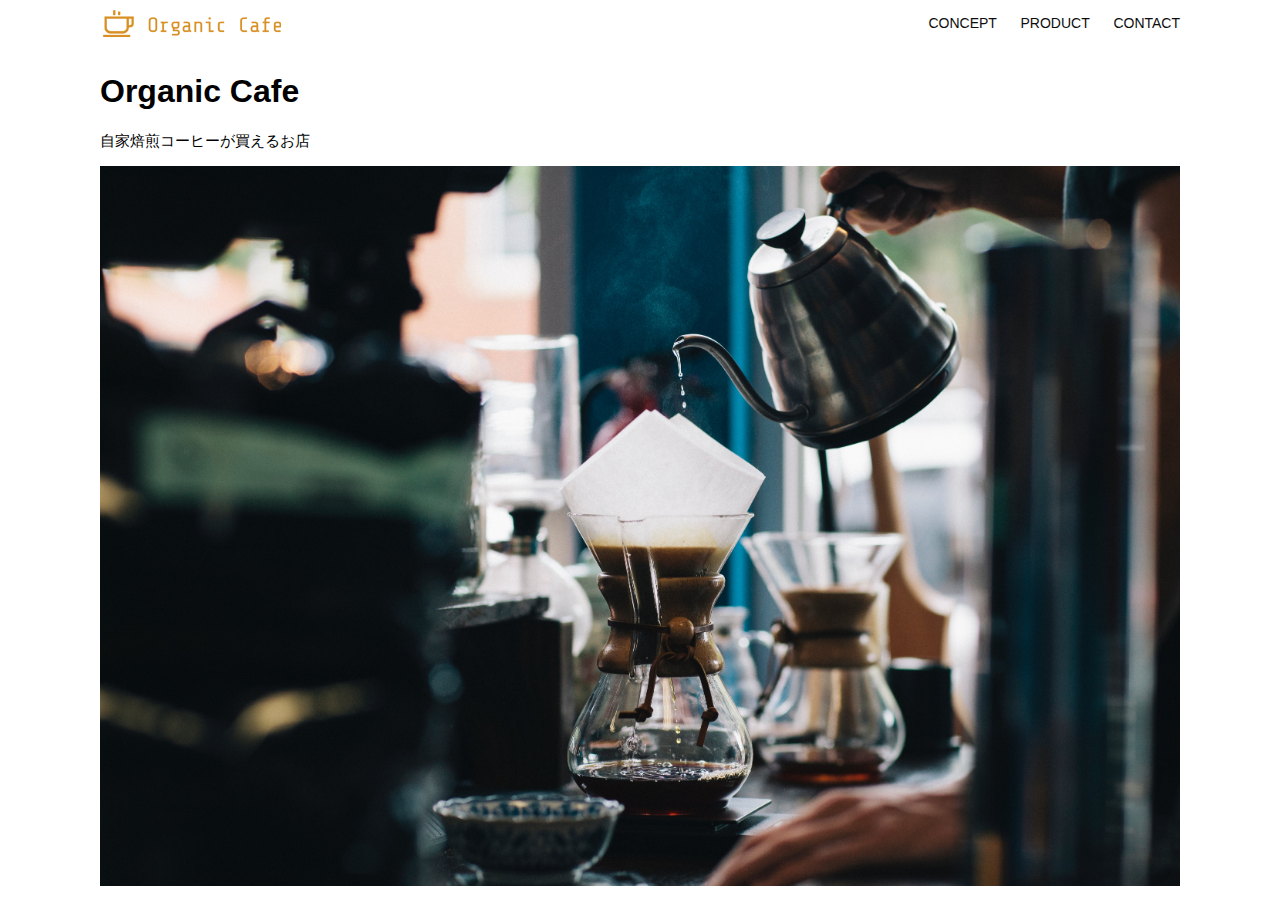
<file: html-css-kadai_013/index.html>
<!DOCTYPE html>
<html>
  <head>
    <title>Organic Cafe</title>
    <meta charset="UTF-8" />
    <meta
      name="description"
      content="自家焙煎のコーヒーがお家で楽しめるOrganic Cafe"
    />
    <meta name="viewport" content="width=device-width, initial-scale=1.0" />
    <link rel="stylesheet" href="style.css" />
  </head>
  <body>
    <!-- ヘッダー -->
    <header>
      <!-- ロゴ -->
      <a href="index.html" id="logo"
        ><img src="images/logo.png" alt="トップページに戻る"
      /></a>

      <!-- PC用ナビゲーション -->
      <nav id="nav-pc">
        <a href="index.html#concept">CONCEPT</a>
        <a href="index.html#product">PRODUCT</a>
        <a href="index.html#contact">CONTACT</a>
      </nav>
      <!--スマホ用メニューボタン-->
      <img id="menu-sp" src="images/button-menu.png" alt="ナビゲーションを開く" onclick="document.getElementById('nav-sp').style.display = 'block'">

      <!--スマホ用ナビゲーション-->
      <nav id="nav-sp">
        <img id="close" src="images/button-close.png" alt="ナビゲーションを閉じる" onclick="document.getElementById('nav-sp').style.display = 'none'">
         <a id="logo-sp" href="index.html" onclick="document.getElementById('nav-sp').style.display = 'none'"><img
         src="images/logo-sp.png" alt="トップページに戻る"</a>
         <a class="menu" href="index.html#concept" onclick="document.getElementById('nav-sp').style.display = 'none'">CONCEPT</a>
         <a class="menu" href="index.html#product" onclick="document.getElementById('nav-sp').style.display = 'none'">PRODUCT</a>
         <a class="menu" href="index.html#contact" onclick="document.getElementById('nav-sp').style.display = 'none'">CONTACT</a>
         
      </nav>
    </header>
    <main>
      <article>
        <!-- メインビジュアル -->
        <section id="main-visual">
          <div id="main-message">
            <h1>Organic Cafe</h1>
            <p>自家焙煎コーヒーが買えるお店</p>
          </div>
          <img
            src="images/main-image.jpg"
            alt="コーヒーをハンドドリップで淹れる画像"
          />
        </section>
      </article>
    </main>
  </body>
</html>
</file>
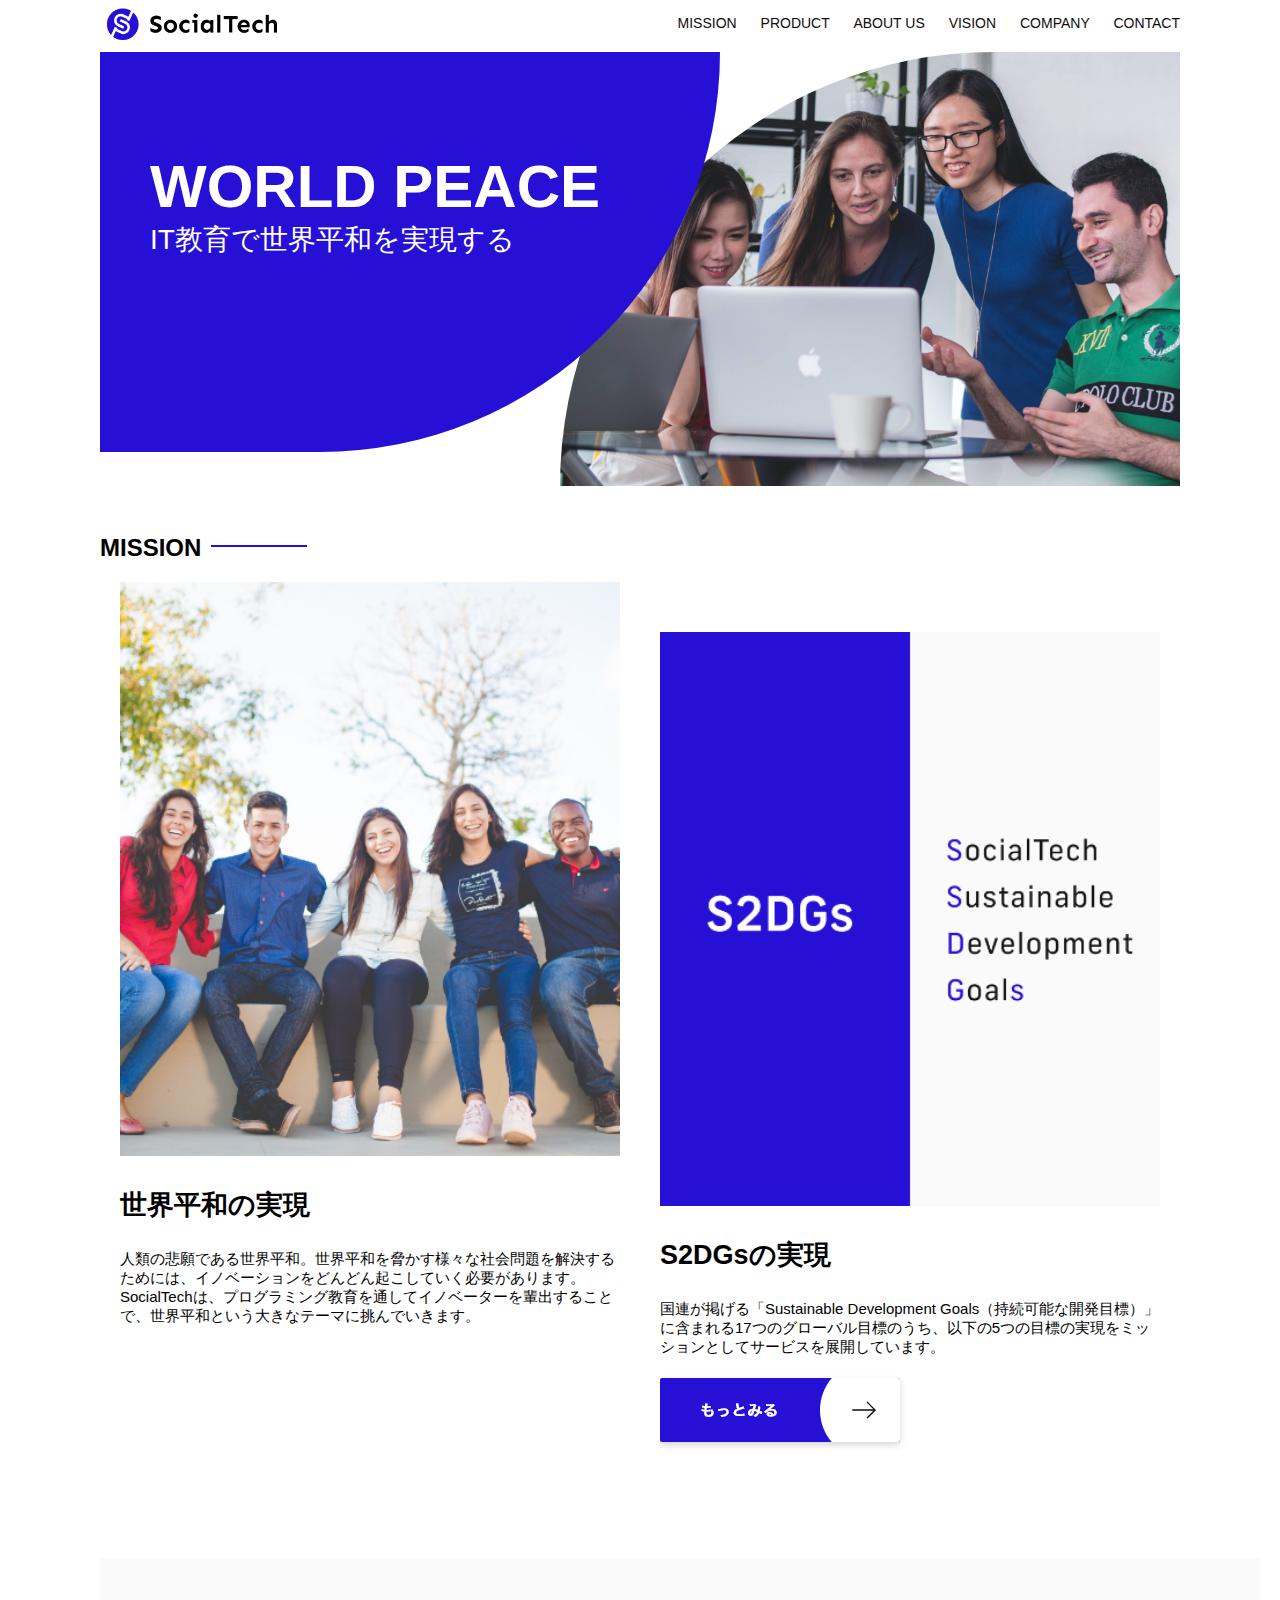
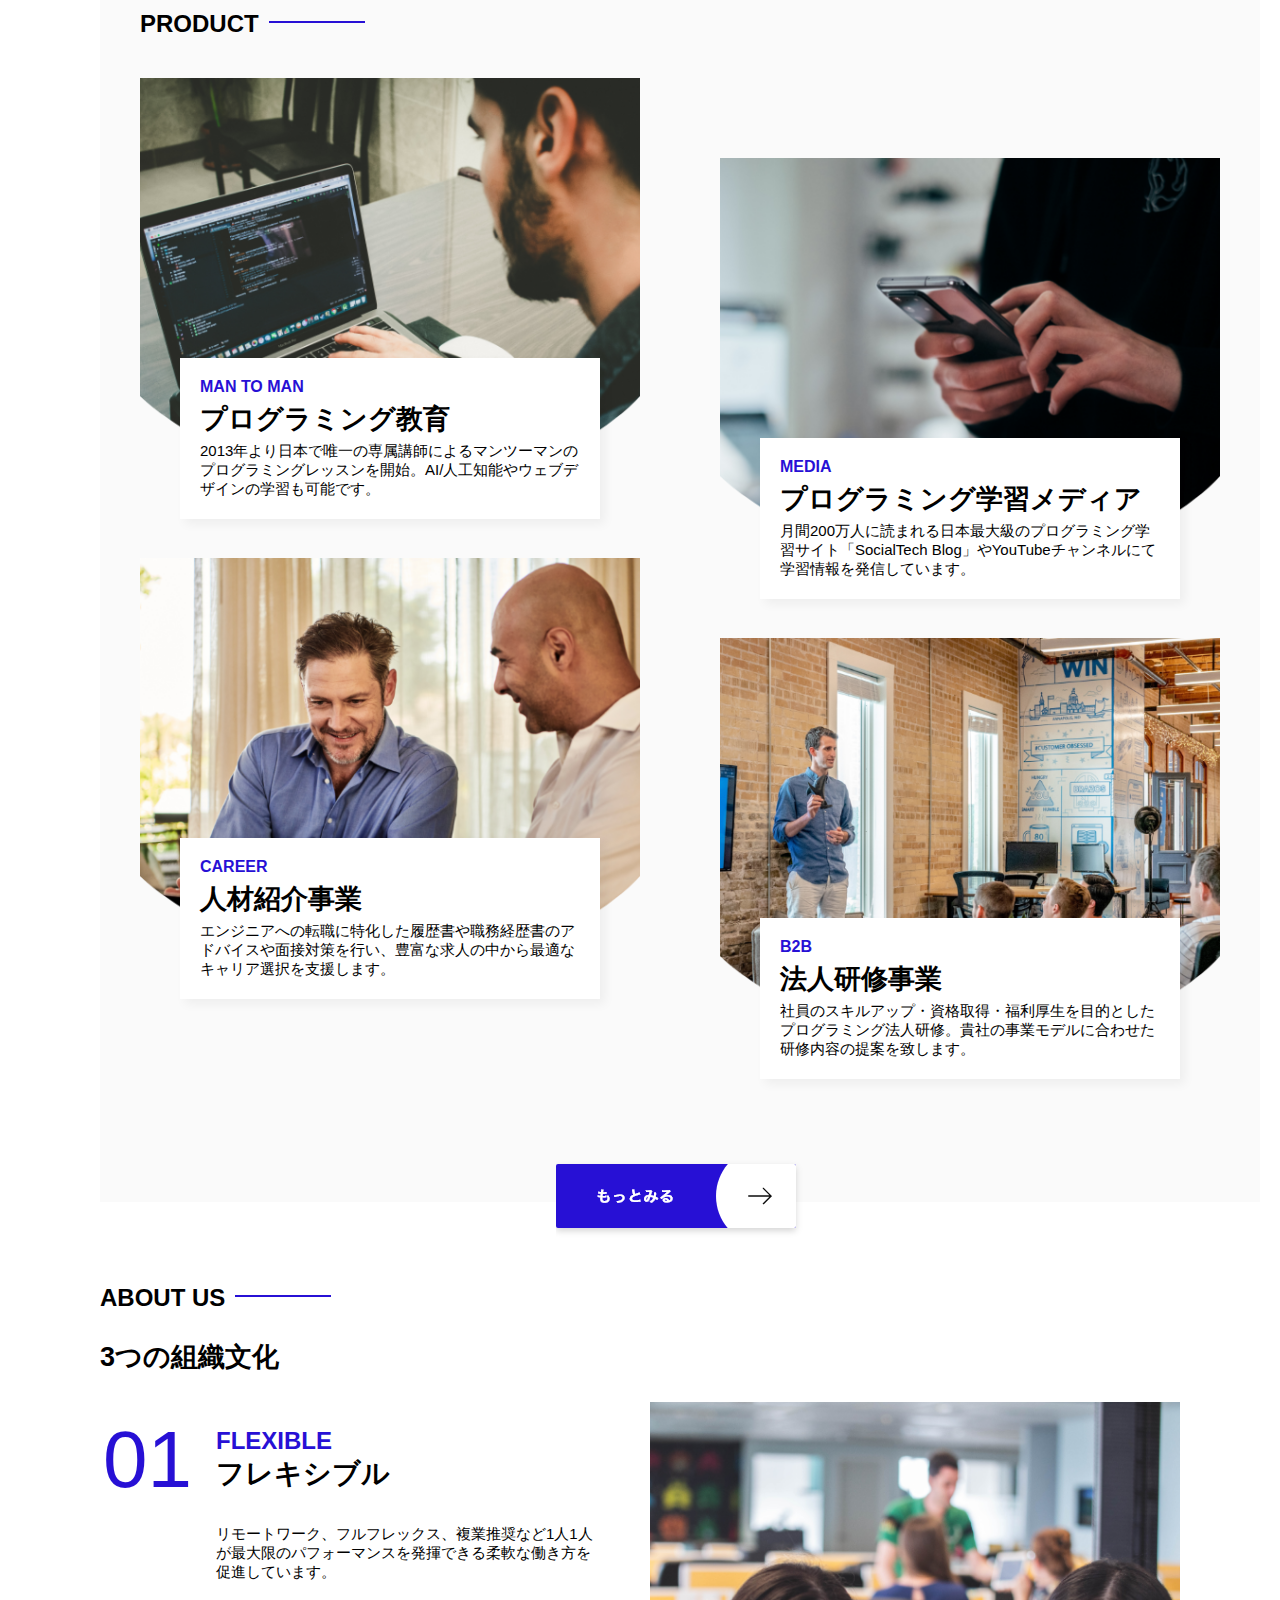
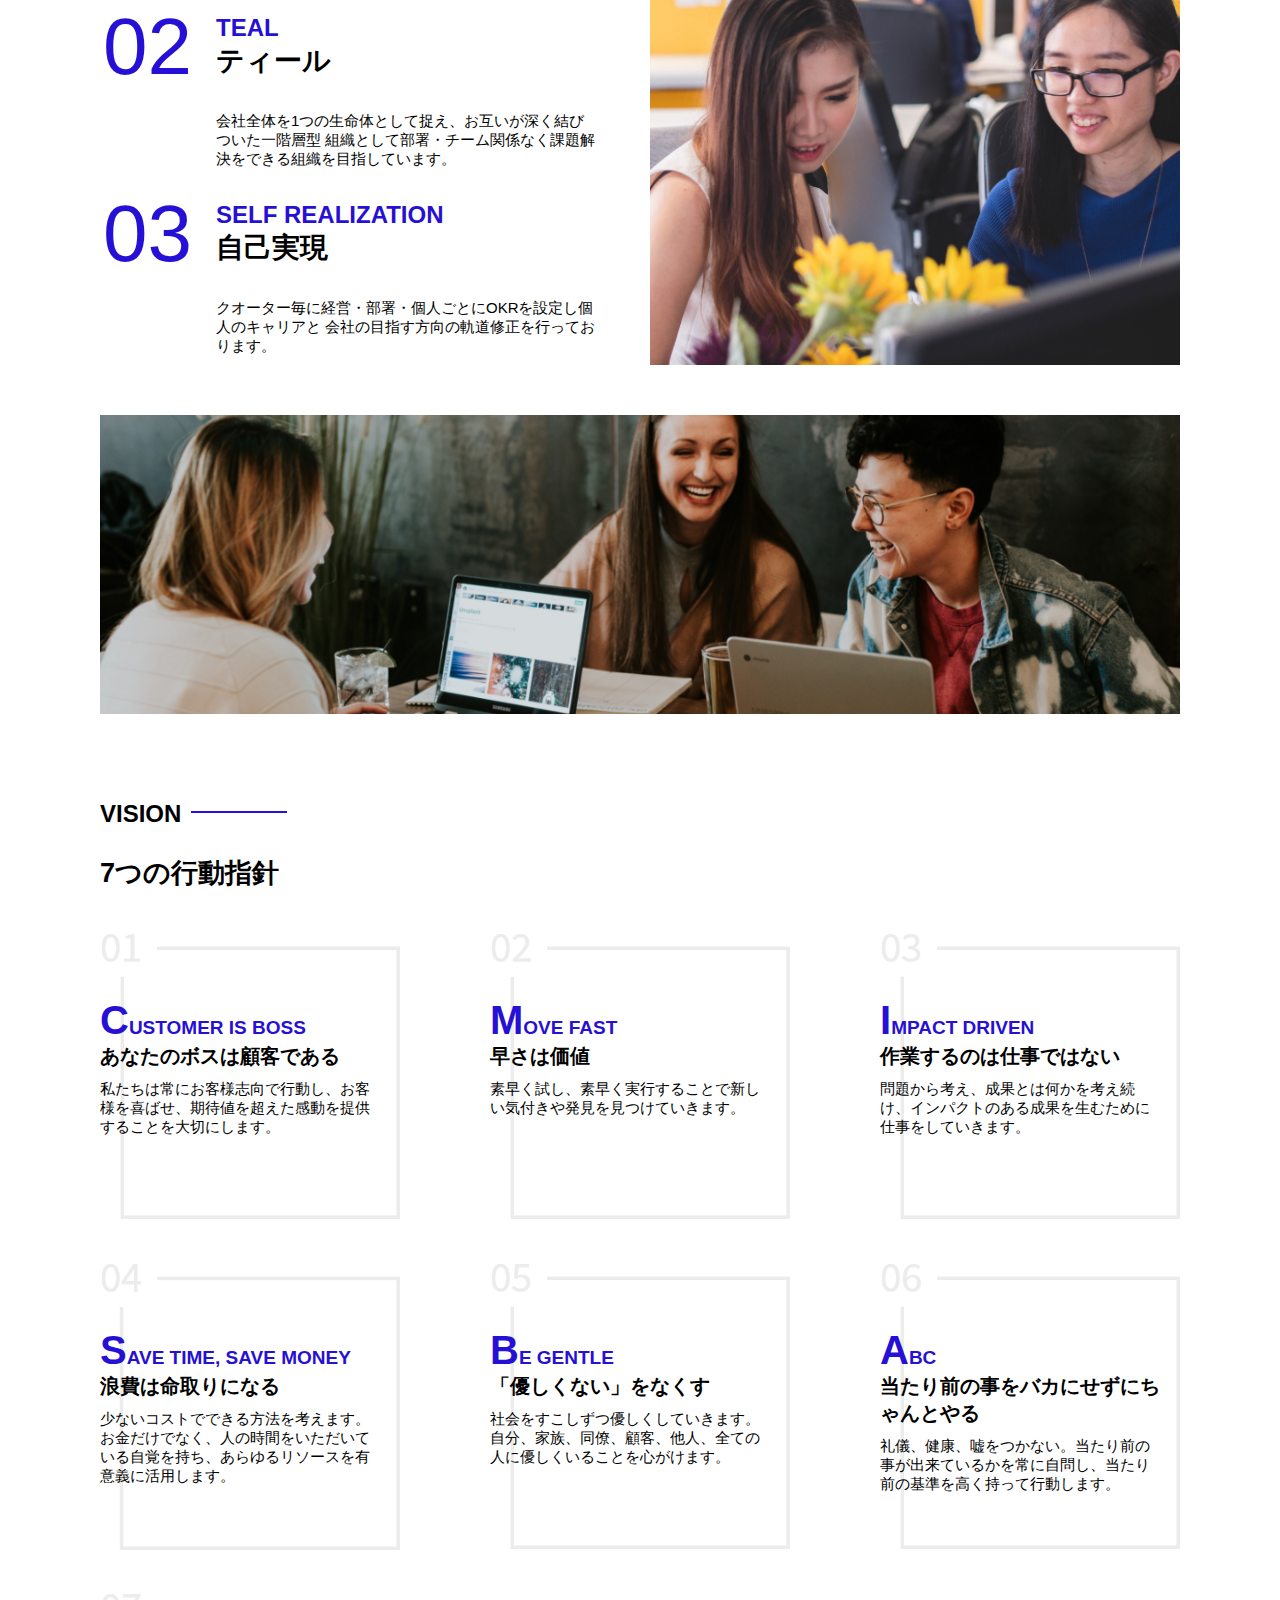
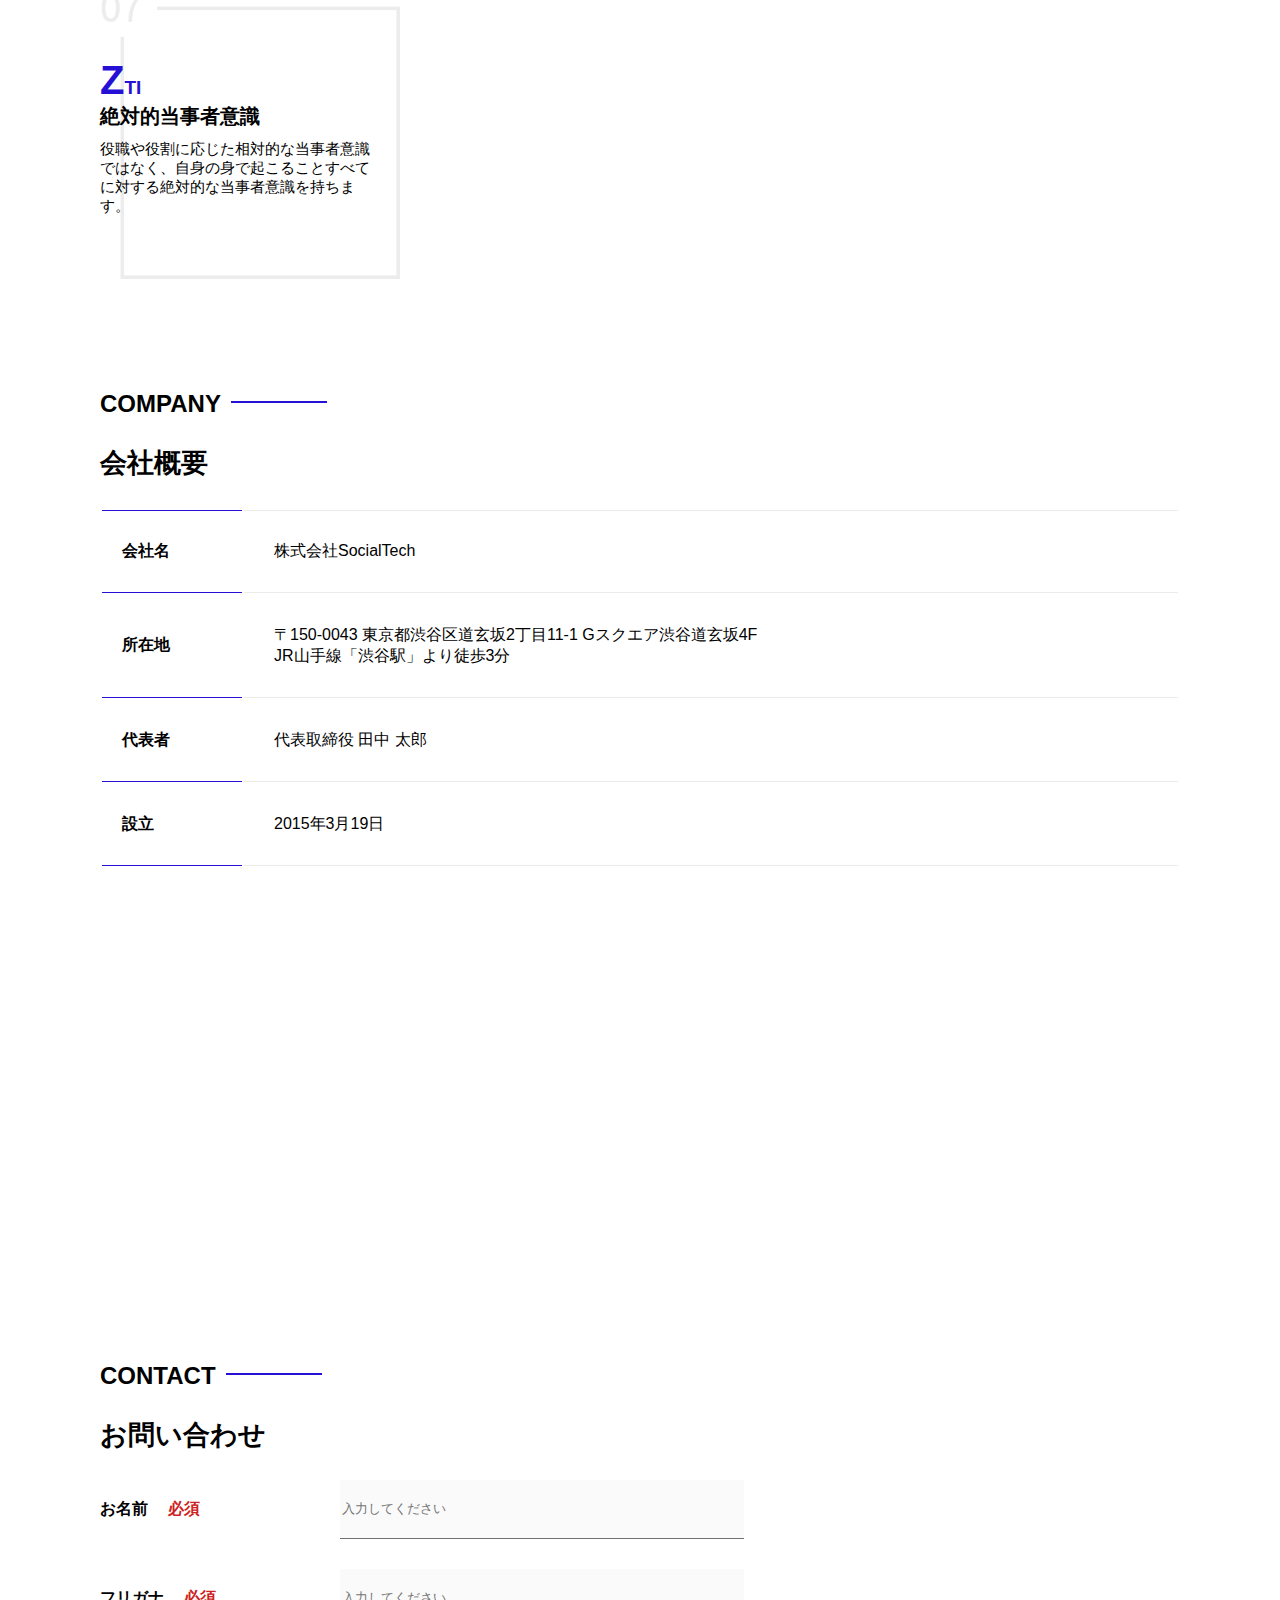
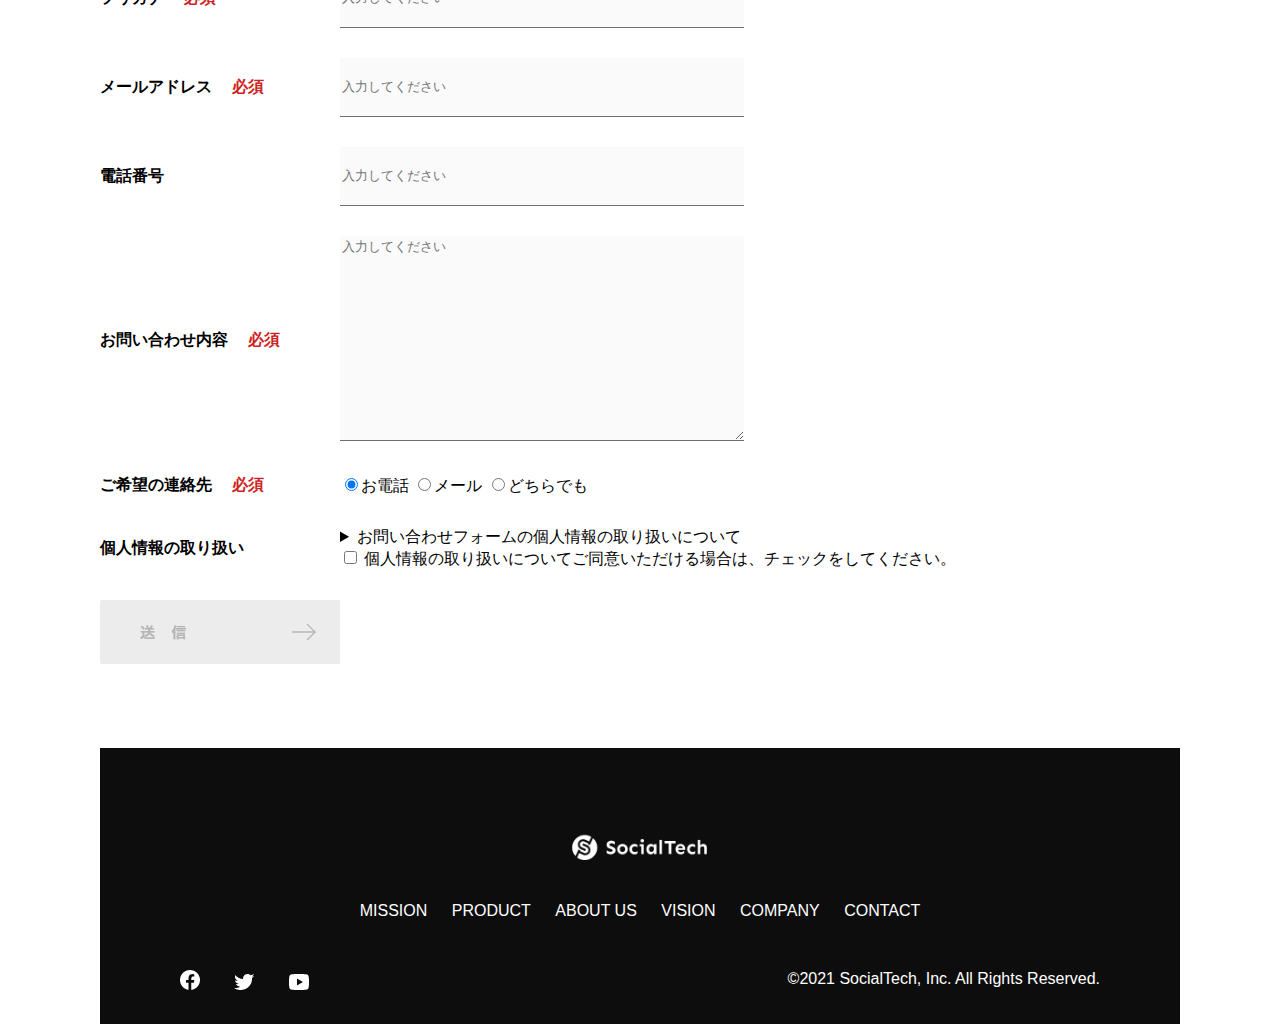
<file: kadai_tutorial_output/socialtech-kadai/index.html>
<!DOCTYPE html>
<html>
  <head>
    <title>SocialTech</title>
    <meta charset="UTF-8" />
    <meta
      name="description"
      content="SocialTechはEdTech業界のリーディングカンパニーを目指します。"
    />
    <meta name="viewport" content="width=device-width, initial-scale=1.0" />
    <link rel="stylesheet" href="style.css" />
  </head>
  <body>
    <!-- ヘッダー -->
    <header>
      <!-- ロゴ -->
      <a href="index.html" id="logo"
        ><img src="images/logo.png" alt="トップページに戻る"
      /></a>

      <!-- PC用ナビゲーション -->
      <nav id="nav-pc">
        <a href="mission.html">MISSION</a>
        <a href="product.html">PRODUCT</a>
        <a href="index.html#aboutus">ABOUT US</a>
        <a href="index.html#vision">VISION</a>
        <a href="index.html#company">COMPANY</a>
        <a href="index.html#contact">CONTACT</a>
      </nav>
      <!-- スマホ用メニューボタン -->
      <img id="menu-sp" src="images/button-menu.png" alt="ナビゲーションを開く" onclick="document.getElementById('nav-sp').style.display = 'block'">

      <!-- スマホ用ナビゲーション -->
      <nav id="nav-sp">
        <img id="close" src="images/button-close.png" alt="ナビゲーションを閉じる" onclick="document.getElementById('nav-sp').style.display = 'none'">
        <a id="logo-sp" href="index.html" onclick="document.getElementById('nav-sp').style.display = 'none'"><img 
        src="images/logo-sp.png" alt="トップページに戻る"></a>
        <a class="menu" href="mission.html" onclick="document.getElementById('nav-sp').style.display = 'none'">MISSION</a>
        <a class="menu" href="product.html" onclick="document.getElementById('nav-sp').style.display = 'none'">PRODUCT</a>
        <a class="menu" href="index.html#aboutus" onclick="document.getElementById('nav-sp').style.display = 'none'">ABOUT US</a>
        <a class="menu" href="index.html#vision"
        onclick="document.getElementById('nav-sp').style.display = 'none'">VISION</a>
        <a class="menu" href="index.html#company"
        onclick="document.getElementById('nav-sp').style.display = 'none'">COMPANY</a>
        <a class="menu" href="index.html#contact"
        onclick="document.getElementById('nav-sp').style.display = 'none'">CONTACT</a>
        <div id="sns">
          <a href="https://www.facebook.com/sejuku2013"><img src="images/button-facebook.png" alt="Facebookのリンク"></a>
         <a href="https://twitter.com/samuraijuku"><img src="images/button-twitter.png" alt="Twitterのリンク"></a>
         <a href="https://www.youtube.com/channel/UCCFOQO5aDK0xXam4cUQXT8g"><img src="images/button-youtube.png" alt="YouTubeのリンク"></a>
        </div>
      </nav>
    </header>
    <main>
      <article>
        <!-- メインビジュアル -->
        <section id="main-visual">
          <div id="main-message">
            <h1>WORLD PEACE</h1>
            <p>IT教育で世界平和を実現する</p>
          </div>
          <img
            src="images/index/index-main.png"
            alt="PCの周りに集まる多国籍の仲間たち"
          />
        </section>
        <!--ミッション-->
        <section id="mission">
          <h2 class="index-h2">MISSION</h2>
          <div id="mission-flex">
            <div>
              <img
                id="mission-photo"
                src="images/index/index-mission.png"
                alt="屋外のベンチで写真を撮影する多国籍の仲間たち"
              />
              <h3>世界平和の実現</h3>
              <p>
                人類の悲願である世界平和。世界平和を脅かす様々な社会問題を解決するためには、イノベーションをどんどん起こしていく必要があります。SocialTechは、プログラミング教育を通してイノベーターを輩出することで、世界平和という大きなテーマに挑んでいきます。
              </p>
            </div>
            <div>
              <img id="s2dgs" src="images/index/s2dgs.png" alt="S2DGs" />
              <h3>S2DGsの実現</h3>
              <p>
                国連が掲げる「Sustainable Development
                Goals（持続可能な開発目標）」に含まれる17つのグローバル目標のうち、以下の5つの目標の実現をミッションとしてサービスを展開しています。
              </p>
              <a href="mission.html">
                <img src="images/button-more.png" alt="もっとみる" />
              </a>
            </div>
          </div>
        </section>
        <!-- プロダクト -->
        <section id="product">
          <h2 class="index-h2">PRODUCT</h2>
          <div>
            <div id="product-left">
              <div>
                <img
                  class="product-photo"
                  src="images/index/index-mantoman.png"
                  alt="PCでコードを書く男性"
                />
                <div class="product-explain">
                  <span>MAN TO MAN</span>
                  <h3>プログラミング教育</h3>
                  <p>
                    2013年より日本で唯一の専属講師によるマンツーマンのプログラミングレッスンを開始。AI/人工知能やウェブデザインの学習も可能です。
                  </p>
                </div>
              </div>
              <div>
                <img
                  class="product-photo"
                  src="images/index/index-career.png"
                  alt="笑顔で話し合う2人の男性"
                />
                <div class="product-explain">
                  <span>CAREER</span>
                  <h3>人材紹介事業</h3>
                  <p>
                    エンジニアへの転職に特化した履歴書や職務経歴書のアドバイスや面接対策を行い、豊富な求人の中から最適なキャリア選択を支援します。
                  </p>
                </div>
              </div>
            </div>
            <div id="product-right">
              <div>
                <img
                  class="product-photo"
                  src="images/index/index-media.png"
                  alt="スマートフォンを操作する人"
                />
                <div class="product-explain">
                  <span>MEDIA</span>
                  <h3>プログラミング学習メディア</h3>
                  <p>
                    月間200万人に読まれる日本最大級のプログラミング学習サイト「SocialTech
                    Blog」やYouTubeチャンネルにて学習情報を発信しています。
                  </p>
                </div>
              </div>
              <div>
                <img
                  class="product-photo"
                  src="images/index/index-b2b.png"
                  alt="講演中の男性とそれを聴く人々"
                />
                <div class="product-explain">
                  <span>B2B</span>
                  <h3>法人研修事業</h3>
                  <p>
                    社員のスキルアップ・資格取得・福利厚生を目的としたプログラミング法人研修。貴社の事業モデルに合わせた研修内容の提案を致します。
                  </p>
                </div>
              </div>
            </div>
          </div>
          <div>
            <a id="product-more" href="product.html">
              <img src="images/button-more.png" alt="もっとみる" />
            </a>
          </div>
        </section>
        <!---ABOUT US-->
        <section id="aboutus">
          <h2 class="index-h2">ABOUT US</h2>
          <h3>3つの組織文化</h3>
          <div>
            <table class="culture-table">
              <tr>
                <td>
                  <span class="culture-num">01</span>
                </td>
                <td>
                  <span class="culture-en">FLEXIBLE</span>
                  <span class="culture-jp">フレキシブル</span>
                </td>
              </tr>
              <tr>
                <td>
                  <!--空のセル-->
                </td>
                <td>
                  <p class="culture-description">
                    リモートワーク、フルフレックス、複業推奨など1人1人が最大限のパフォーマンスを発揮できる柔軟な働き方を促進しています。
                  </p>
                </td>
              </tr>
              <tr>
                <td>
                  <span class="culture-num">02</span>
                </td>
                <td>
                  <span class="culture-en">TEAL</span>
                  <span class="culture-jp">ティール</span>
                </td>
              </tr>
              <tr>
                <td>
                  <!--空のセル-->
                </td>
                <td>
                  <p class="culture-description">
                    会社全体を1つの生命体として捉え、お互いが深く結びついた一階層型
                    組織として部署・チーム関係なく課題解決をできる組織を目指しています。
                  </p>
                </td>
              </tr>
              <tr>
                <td>
                  <span class="culture-num">03</span>
                </td>
                <td>
                  <span class="culture-en">SELF REALIZATION</span>
                  <span class="culture-jp">自己実現</span>
                </td>
              </tr>
              <tr>
                <td>
                  <!--空のセル-->
                </td>
                <td>
                  <p class="culture-description">
                    クオーター毎に経営・部署・個人ごとにOKRを設定し個人のキャリアと
                    会社の目指す方向の軌道修正を行っております。
                  </p>
                </td>
              </tr>
            </table>
            <img
              class="culture-img"
              src="images/index/index-aboutus1.png"
              alt="笑顔で話し合う2人の女性"
            />
          </div>
          <img
            class="culture-img2"
            src="images/index/index-aboutus2.png"
            alt="笑顔で話し合う3人の男女"
          />
        </section>
        <!-- VISION -->
        <section id="vision">
          <h2 class="index-h2">VISION</h2>
          <h3>7つの行動指針</h3>
          <div>
            <div class="vision-box">
              <img src="images/index/vision-01.png" alt="01" />
              <span>
                <h4>CUSTOMER IS BOSS</h4>
                <h5>あなたのボスは顧客である</h5>
                <p>
                  私たちは常にお客様志向で行動し、お客様を喜ばせ、期待値を超えた感動を提供することを大切にします。
                </p>
              </span>
            </div>
            <div class="vision-box">
              <img src="images/index/vision-02.png" alt="02" />
              <span>
                <h4>MOVE FAST</h4>
                <h5>早さは価値</h5>
                <p>
                  素早く試し、素早く実行することで新しい気付きや発見を見つけていきます。
                </p>
              </span>
            </div>
            <div class="vision-box">
              <img src="images/index/vision-03.png" alt="03" />
              <span>
                <h4>IMPACT DRIVEN</h4>
                <h5>作業するのは仕事ではない</h5>
                <p>
                  問題から考え、成果とは何かを考え続け、インパクトのある成果を生むために仕事をしていきます。
                </p>
              </span>
            </div>
            <div class="vision-box">
              <img src="images/index/vision-04.png" alt="04" />
              <span>
                <h4>SAVE TIME, SAVE MONEY</h4>
                <h5>浪費は命取りになる</h5>
                <p>
                  少ないコストでできる方法を考えます。お金だけでなく、人の時間をいただいている自覚を持ち、あらゆるリソースを有意義に活用します。
                </p>
              </span>
            </div>
            <div class="vision-box">
              <img src="images/index/vision-05.png" alt="05" />
              <span>
                <h4>BE GENTLE</h4>
                <h5>「優しくない」をなくす</h5>
                <p>
                  社会をすこしずつ優しくしていきます。自分、家族、同僚、顧客、他人、全ての人に優しくいることを心がけます。
                </p>
              </span>
            </div>
            <div class="vision-box">
              <img src="images/index/vision-06.png" alt="06" />
              <span>
                <h4>ABC</h4>
                <h5>当たり前の事をバカにせずにちゃんとやる</h5>
                <p>
                  礼儀、健康、嘘をつかない。当たり前の事が出来ているかを常に自問し、当たり前の基準を高く持って行動します。
                </p>
              </span>
            </div>
            <div class="vision-box">
              <img src="images/index/vision-07.png" alt="07" />
              <span>
                <h4>ZTI</h4>
                <h5>絶対的当事者意識</h5>
                <p>
                  役職や役割に応じた相対的な当事者意識ではなく、自身の身で起こることすべてに対する絶対的な当事者意識を持ちます。
                </p>
              </span>
            </div>
          </div>
        </section>
        <!-- COMPANY -->
        <section id="company">
          <h2 class="index-h2">COMPANY</h2>
          <h3>会社概要</h3>
          <table id="company-table">
            <tr>
              <th class="tableheader-first">会社名</th>
              <td class="cell-first">株式会社SocialTech</td>
            </tr>
            <tr>
              <th class="tableheader">所在地</th>
              <td class="cell">
                〒150-0043 東京都渋谷区道玄坂2丁目11-1 Gスクエア渋谷道玄坂4F<br />JR山手線「渋谷駅」より徒歩3分
              </td>
            </tr>
            <tr>
              <th class="tableheader">代表者</th>
              <td class="cell">代表取締役 田中 太郎</td>
            </tr>
            <tr>
              <th class="tableheader">設立</th>
              <td class="cell">2015年3月19日</td>
            </tr>
          </table>
          <iframe
            src="https://www.google.com/maps/embed?pb=!1m18!1m12!1m3!1d3241.7759544892483!2d139.69399665123464!3d35.65789123876098!2m3!1f0!2f0!3f0!3m2!1i1024!2i768!4f13.1!3m3!1m2!1s0x60188caa0042e8d1%3A0xba130bea826a7aa2!2z44CSMTUwLTAwNDMg5p2x5Lqs6YO95riL6LC35Yy66YGT546E5Z2C77yS5LiB55uu77yR77yR4oiS77yR!5e0!3m2!1sja!2sjp!4v1636872991912!5m2!1sja!2sjp"
            style="border: 0"
            allowfullscreen=""
            loading="lazy"
          >
          </iframe>
        </section>
        <!-- お問い合わせフォーム -->
        <section id="contact">
          <h2 class="index-h2">CONTACT</h2>
          <h3>お問い合わせ</h3>
          <form>
            <div>
              <div class="contact-heading">
                <label class="contact-label"
                  >お名前<span class="contact-span">必須</span></label
                >
              </div>
              <div class="contact-form">
                <input
                  type="text"
                  name="name"
                  placeholder="入力してください"
                  class="contact-textbox"
                />
              </div>
            </div>
            <div>
              <div class="contact-heading">
                <label class="contact-label"
                  >フリガナ<span class="contact-span">必須</span></label
                >
              </div>
              <div>
                <input
                  type="text"
                  name="hurigana"
                  placeholder="入力してください"
                  class="contact-textbox"
                />
              </div>
            </div>
            <div>
              <div class="contact-heading">
                <label class="contact-label"
                  >メールアドレス<span class="contact-span">必須</span></label
                >
              </div>
              <div>
                <input
                  type="text"
                  name="email"
                  placeholder="入力してください"
                  class="contact-textbox"
                />
              </div>
            </div>
            <div>
              <div class="contact-heading">
                <label class="contact-label">電話番号</label>
              </div>
              <div>
                <input
                  type="text"
                  name="tel"
                  placeholder="入力してください"
                  class="contact-textbox"
                />
              </div>
            </div>
            <div>
              <div class="contact-heading">
                <label class="contact-label"
                  >お問い合わせ内容<span class="contact-span">必須</span></label
                >
              </div>
              <div>
                <textarea
                  class="contact-textarea"
                  placeholder="入力してください"
                  name="message"
                ></textarea>
              </div>
            </div>
            <div>
              <div class="contact-heading">
                <label class="contact-label"
                  >ご希望の連絡先<span class="contact-span">必須</span></label
                >
              </div>
              <div>
                <input
                  class="radiobutton"
                  type="radio"
                  value="tel"
                  name="contact"
                  checked
                /><label>お電話</label>
                <input
                  class="radiobutton"
                  type="radio"
                  value="mail"
                  name="contact"
                /><label>メール</label>
                <input
                  class="radiobutton"
                  type="radio"
                  value="both"
                  name="contact"
                /><label>どちらでも</label>
              </div>
            </div>
            <div>
              <div class="contact-heading">
                <label class="contact-label">個人情報の取り扱い</label>
              </div>
              <div>
                <details>
                  <summary>
                    お問い合わせフォームの個人情報の取り扱いについて
                  </summary>
                  <div>
                    <span>１．組織の名称又は氏名</span><br />
                    株式会社SocialTech<br /><br />
                    <span
                      >２．個人情報保護管理者（若しくはその代理人）の氏名又は職名、所属及び連絡先
                      鈴木 一郎 コーポレート部</span
                    ><br />
                    メールアドレス：support@socialtech.net<br />
                    TEL：03-xxxx-xxxx<br />
                    <span>３．個人情報の利用目的</span><br />
                    ・本サービス及び本サービスに関連する情報の提供又はそれらに関する連絡のため<br />
                    ・ユーザーの本人確認のため<br />
                    ・当社サービスのご案内のため<br />
                    ・当社の商品等の広告または宣伝（電子メールによるものを含むものとします。）<br /><br />
                    <span>４．個人情報の取り扱い業務の委託</span><br />
                    個人情報の取扱業務の全部または一部を外部に業務委託する場合があります。<br />
                    その際、弊社は、個人情報を適切に保護できる管理体制を敷き実行していることを条件として<br />
                    委託先を厳選したうえで、機密保持契約を委託先と締結し、お客様の個人情報を厳密に管理させます。<br /><br />
                    <span>５．個人情報の開示等の請求</span><br />
                    お客様は、弊社に対してご自身の個人情報の開示等（利用目的の通知、開示、内容の訂正・追加・削除、利用の停止または消去、第三者への提供の停止）に関して、当社問合わせ窓口に申し出ることができます。<br />
                    その際、弊社はお客様ご本人を確認させていただいたうえで、合理的な期間内に対応いたします。<br /><br />
                    なお、個人情報に関する弊社問合わせ先は、次の通りです。<br /><br />
                    株式会社SocialTech　個人情報問合せ窓口<br />
                    〒150-0043　東京都渋谷区道玄坂2丁目11-1 Ｇスクエア渋谷道玄坂
                    4F<br />
                    メールアドレス：support@socialtech.net　TEL：03-xxxx-xxxx<br /><br />
                    <span>６．個人情報を提供されることの任意性について</span
                    ><br /><br />
                    お客様がご自身の個人情報を弊社に提供されるか否かは、お客様のご判断によりますが、もしご提供されない場合には、適切なサービスが提供できない場合がありますので予めご了承ください。
                  </div>
                </details>
                <input type="checkbox" name="agree" />
                <span
                  >個人情報の取り扱いについてご同意いただける場合は、チェックをしてください。</span
                >
              </div>
            </div>
            <input
              type="image"
              value="Submit"
              src="images/button-submit.png"
              alt="送信する"
            />
          </form>
        </section>
      </article>
      <footer>
        <div id="footer-logo">
          <img src="images/logo-sp.png" alt="SocialTech" />
        </div>
        <div id="footer-link">
          <a href="mission.html">MISSION</a>
          <a href="product.html">PRODUCT</a>
          <a href="index.html#aboutus">ABOUT US</a>
          <a href="index.html#vision">VISION</a>
          <a href="index.html#company">COMPANY</a>
          <a href="index.html#contact">CONTACT</a>
        </div>
        <div id="sns-footer">
          <a href="https://www.facebook.com/sejuku2013"
            ><img src="images/button-facebook.png" alt="Facebookのリンク"
          /></a>
          <a href="https://twitter.com/samuraijuku"
            ><img src="images/button-twitter.png" alt="Twitterのリンク"
          /></a>
          <a href="https://www.youtube.com/channel/UCCFOQO5aDK0xXam4cUQXT8g"
            ><img src="images/button-youtube.png" alt="YouTubeのリンク"
          /></a>
          <span id="copyright"
            >&copy;2021 SocialTech, Inc. All Rights Reserved.
          </span>
        </div>
      </footer>
    </main>
  </body>
</html>
</file>
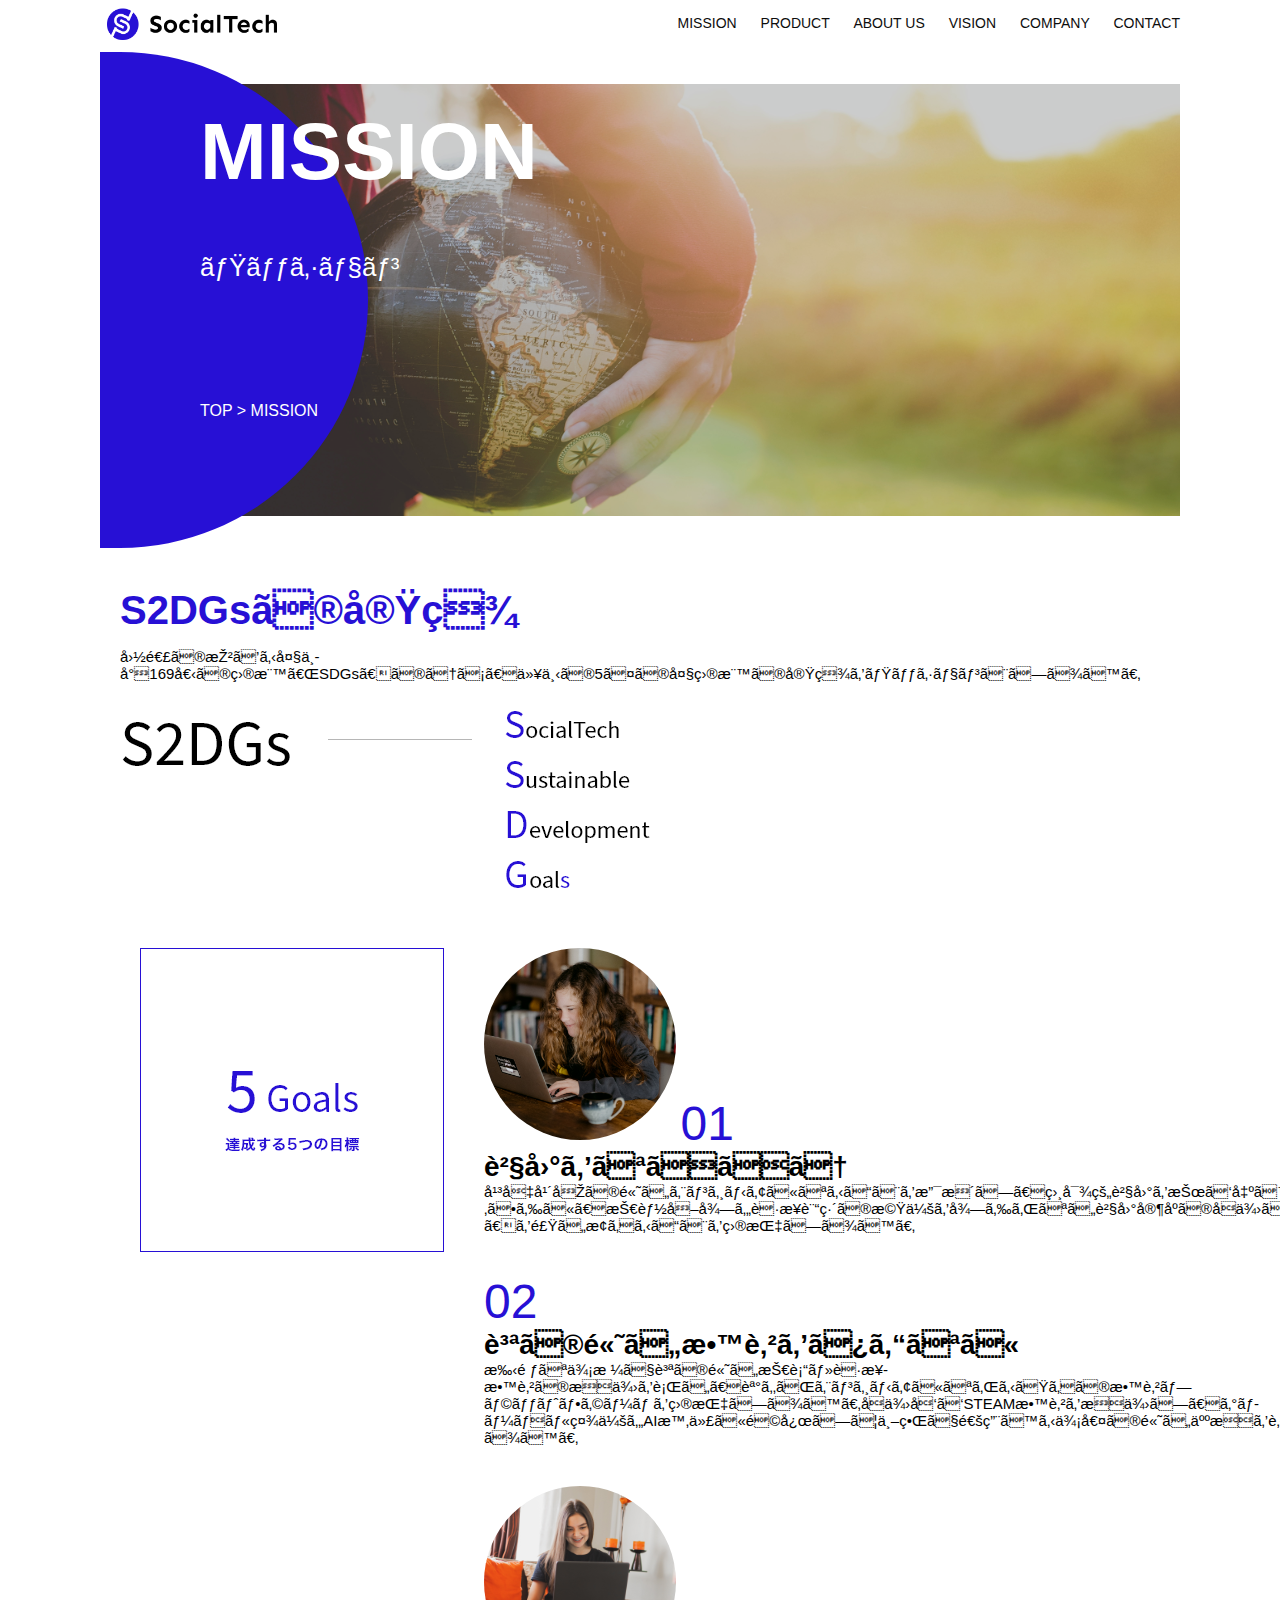
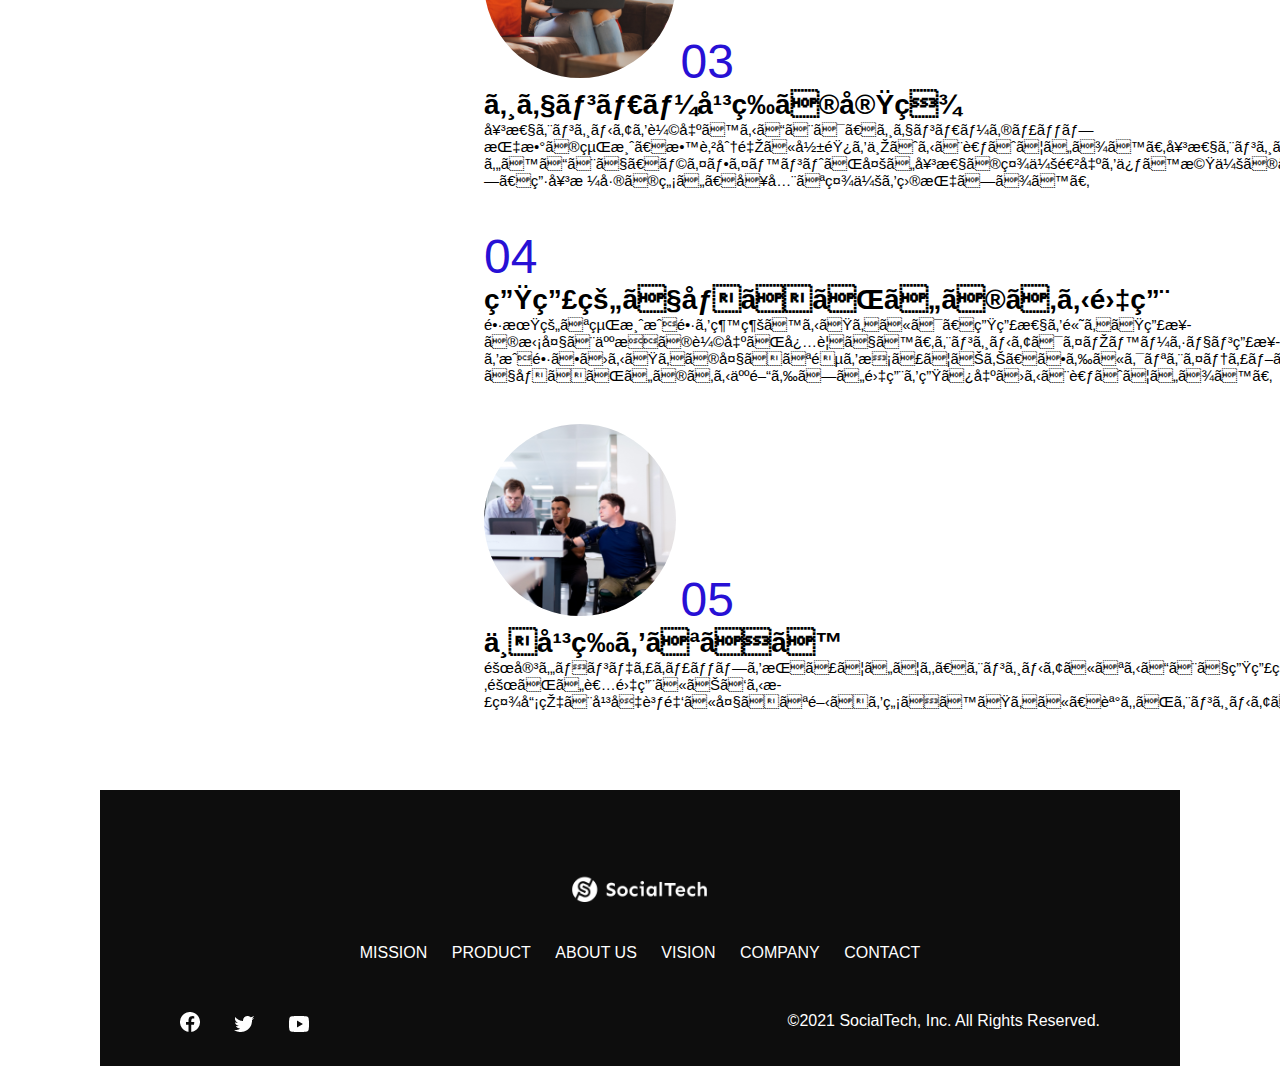
<file: kadai_tutorial_output/socialtech-kadai/mission.html>
<!DOCTYPE html>
<html>
<head>
  <title>SocialTech - MISSION ミッション -</title>
  <meta charset="UTF-8>"
  <meta name="description" content="SocialTechが目指す5つの目標（S2DGs）を紹介します">
  <meta name="viewport" content="width=device-width, initial-scale=1.0">
  <link rel="stylesheet" href="style.css">
</head>
<body>
  <!-- ヘッダー -->
  <header>
    <!-- ロゴ -->
    <a href="index.html" id="logo"><img src="images/logo.png" alt="トップページに戻る"></a>

    <!-- PC用ナビゲーション -->
    <nav id="nav-pc">
      <a href="mission.html">MISSION</a>
      <a href="product.html">PRODUCT</a>
      <a href="index.html#adoutus">ABOUT US</a>
      <a href="index.html#vision">VISION</a>
      <a href="index.html#company">COMPANY</a>
      <a href="index.html#contact">CONTACT</a>
    </nav>

    <!-- スマホ用メニューボタン -->
    <img id="menu-sp" src="images/button-menu.png" alt="ナビゲーションを開く" onclick="document.getElementById('nav-sp').style.display = 'block'">
  
    <!-- スマホ用ナビゲーション -->
    <nav id="nav-sp">
      <img id="close" src="images/button-close.png" alt="ナビゲーションを閉じる" onclick="document.getElementById('nav-sp').style.display = 'none'">
      <a id="logo-sp" href="index.html" onclick="document.getElementById('nav-sp').style.display = 'none'"><img
          src="images/logo-sp.png" alt="トップページに戻る"></a>
      <a class="menu" href="mission.html" onclick="document.getElementById('nav-sp').style.display = 'none'">MISSION</a>
      <a class="menu" href="product.html" onclick="document.getElementById('nav-sp').style.display = 'none'">PRODUCT</a>
      <a class="menu" href="index.html#aboutus" onclick="document.getElementById('nav-sp').style.display = 'none'">ABOUT
        US</a>
      <a class="menu" href="index.html#vision"
        onclick="document.getElementById('nav-sp').style.display = 'none'">VISION</a>
      <a class="menu" href="index.html#company"
        onclick="document.getElementById('nav-sp').style.display = 'none'">COMPANY</a>
      <a class="menu" href="index.html#contact"
        onclick="document.getElementById('nav-sp').style.display = 'none'">CONTACT</a>
      <div id="sns">
        <a href="https://www.facebook.com/sejuku2013"><img src="images/button-facebook.png" alt="Facebookのリンク"></a>
        <a href="https://twitter.com/samuraijuku"><img src="images/button-twitter.png" alt="Twitterのリンク"></a>
        <a href="https://www.youtube.com/channel/UCCFOQO5aDK0xXam4cUQXT8g"><img src="images/button-youtube.png" alt="YouTubeのリンク"></a>
      </div>
    </nav>
  </header>
  <main>
    <article>
      <section id="mission-main">
        <div id="mission-title">
          <h1>MISSION</h1>
          <span>ミッション</span>
          <div>TOP > MISSION</div>
        </div>
      </section>
      <section id="mission-s2dgs">
        <h2 class="mission-h2">S2DGsの実現</h2>
        <p>国連の掲げる大中小169個の目標「SDGs」のうち、以下の5つの大目標の実現をミッションとします。</p>
        <img src="images/mission/mission-s2dgs.png" alt="S2DGs">
      </section>
      <section id="mission-5goals">
        <div>
          <img id="s2dgs-image" src="images/mission/mission-5goals.png" alt="5Goals">
        </div>
        <div>
          <div>
            <img class="fivegoals-image-left" src="images/mission/mission-5goals01.png" alt="PCを操作する女の子">
            <span class="fivegoals-number">01</span>
            <h3 class="fivegoals-h3">貧困をなくそう</h3>
            <p class="fivegoals-p">
              平均年収の高いエンジニアになることを支援し、相対的貧困を抜け出す社会人を増やしていきます。さらに、技能取得や職業訓練の機会を得られない貧困家庭の子供にもIT教育を提供し「貧困の連鎖」を食い止めることを目指します。
            </p>
          </div>

          <div>
            <img class="fivegoals-image-right" src="images/mission/mission-5goals02.png" alt="PCを見つめる小さい女の子">
            <span class="fivegoals-number">02</span>
            <h3 class="fivegoals-h3">質の高い教育をみんなに</h3>
            <p class="fivegoals-p">
              手頃な価格で質の高い技術・職業教育の提供を行い、誰もがエンジニアになれるための教育プラットフォームを目指します。子供向けSTEAM教育を提供し、グローバル社会やAI時代に適応して世界で通用する価値の高い人材を育成します。
            </p>
          </div>

          <div>
            <img class="fivegoals-image-left" src="images/mission/mission-5goals03.png" alt="PCを操作する女性">
            <span class="fivegoals-number">03</span>
            <h3 class="fivegoals-h3">ジェンダー平等の実現</h3>
            <p class="fivegoals-p">
              女性エンジニアを輩出することは、ジェンダーギャップ指数の経済、教育分野に影響を与えると考えています。女性エンジニアを増やすことで、ライフイベントが多い女性の社会進出を促す機会の創出やシングルマザーの貧困解消をし、男女格差の無い、健全な社会を目指します。
            </p>
          </div>

          <div>
            <img class="fivegoals-image-right" src="images/mission/mission-5goals04.png" alt="笑顔で話し合う3人の男女">
            <span class="fivegoals-number">04</span>
            <h3 class="fivegoals-h3">生産的で働きがいのある雇用</h3>
            <p class="fivegoals-p">
              長期的な経済成長を継続するためには、生産性を高めた産業の拡大と人材の輩出が必要です。エンジニアはイノベーション産業を成長させるための大きな鍵を握っており、さらにクリエイティブな職業で働きがいのある人間らしい雇用を生み出せると考えています。
            </p>
          </div>

          <div>
            <img class="fivegoals-image-left" src="images/mission/mission-5goals05.png" alt="障害を持つ男性が生き生きと働く様子">
            <span class="fivegoals-number">05</span>
            <h3 class="fivegoals-h3">不平等をなくす</h3>
            <p class="fivegoals-p">
              障害やハンディキャップを持っていても、エンジニアになることで生産的に働くことができます。障がい者雇用における正社員率と平均賃金に大きな開きを無くすために、誰もがエンジニアになれる機会を提供します。
            </p>
          </div>
        </div>
      </section>
    </article>
    <footer>
      <div id="footer-logo">
        <img src="images/logo-sp.png" alt="SocialTech">
      </div>
      <div id="footer-link">
        <a href="mission.html">MISSION</a>
        <a href="product.html">PRODUCT</a>
        <a href="index.html#aboutus">ABOUT US</a>
        <a href="index.html#vision">VISION</a>
        <a href="index.html#company">COMPANY</a>
        <a href="index.html#contact">CONTACT</a>
      </div>
      <div id="sns-footer">
        <a href="https://www.facebook.com/sejuku2013"><img src="images/button-facebook.png" alt="Facebookのリンク"></a>
        <a href="https://twitter.com/samuraijuku"><img src="images/button-twitter.png" alt="Twitterのリンク"></a>
        <a href="https://www.youtube.com/channel/UCCFOQO5aDK0xXam4cUQXT8g"><img src="images/button-youtube.png" alt="YouTubeのリンク"></a>
        <span id="copyright">&copy;2021 SocialTech, Inc. All Rights Reserved. </span>
      </div>
    </footer>
  </main>
</body>

</html>
</file>
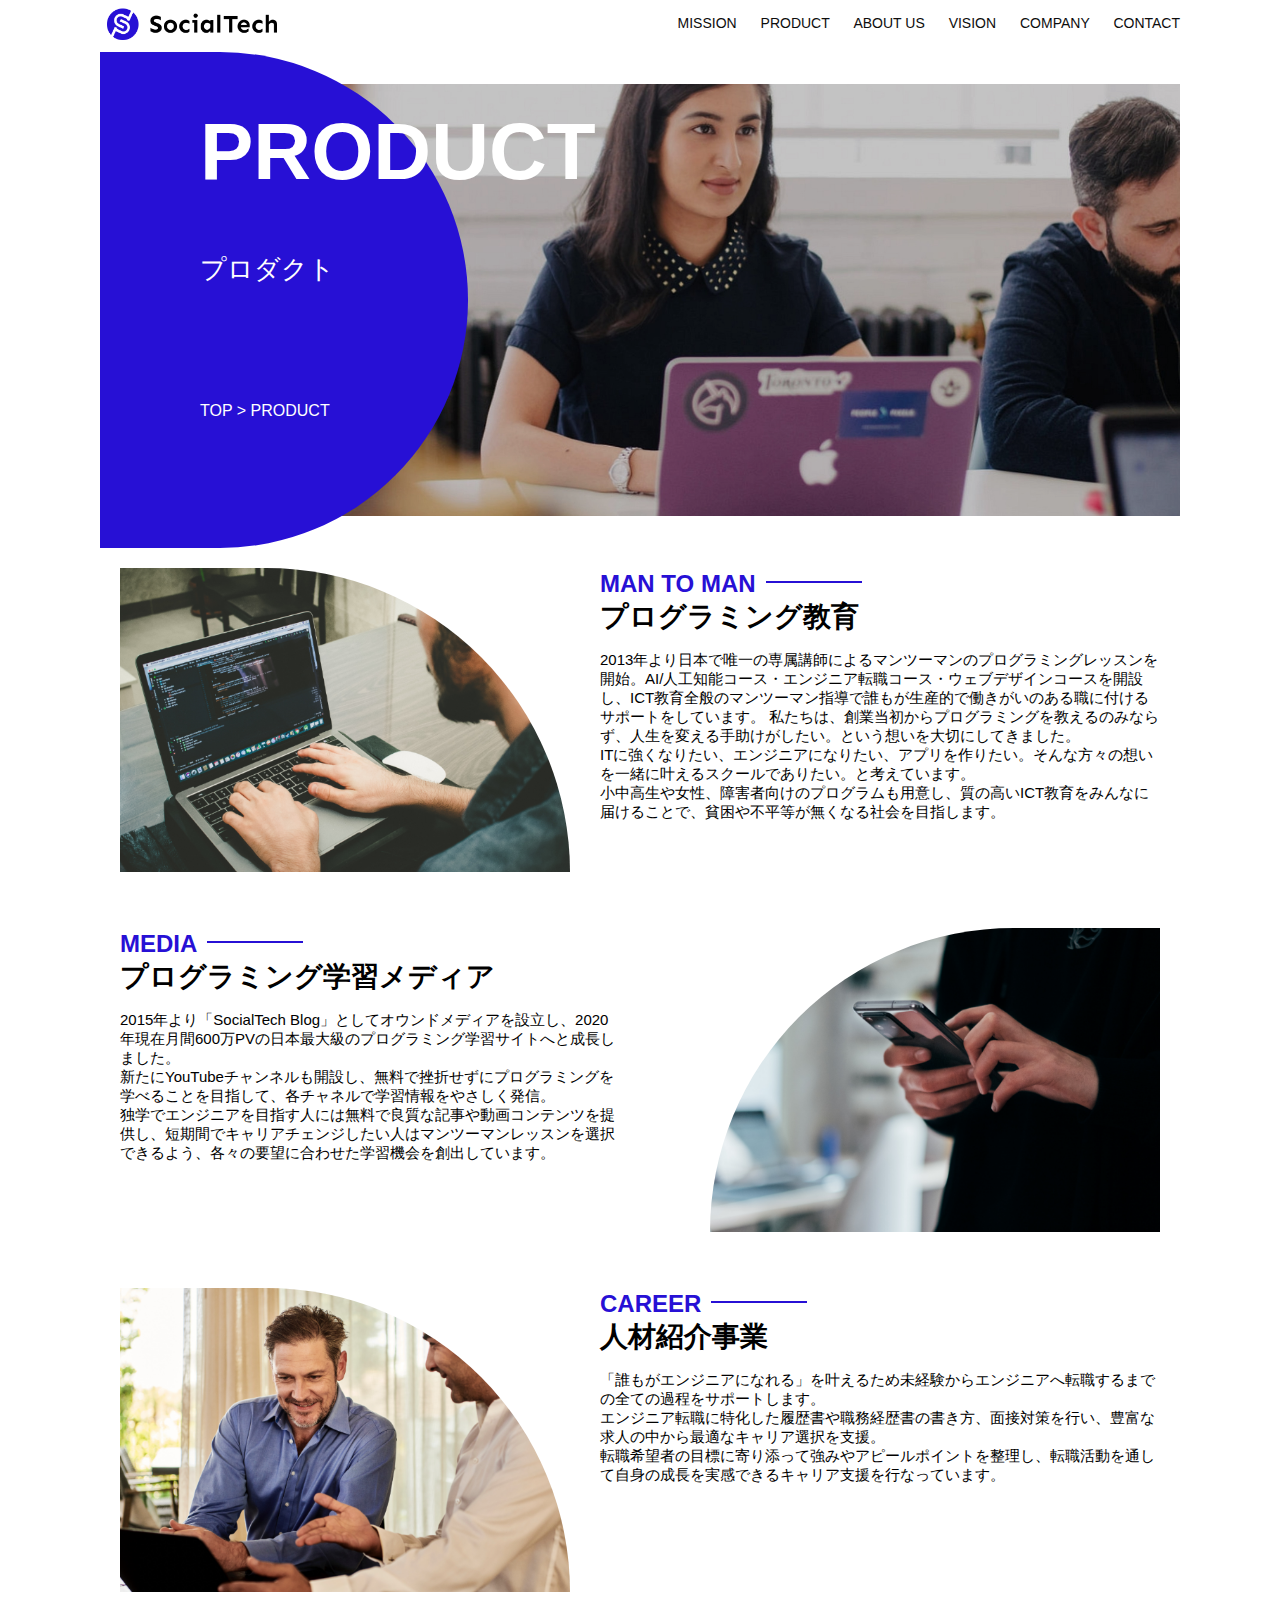
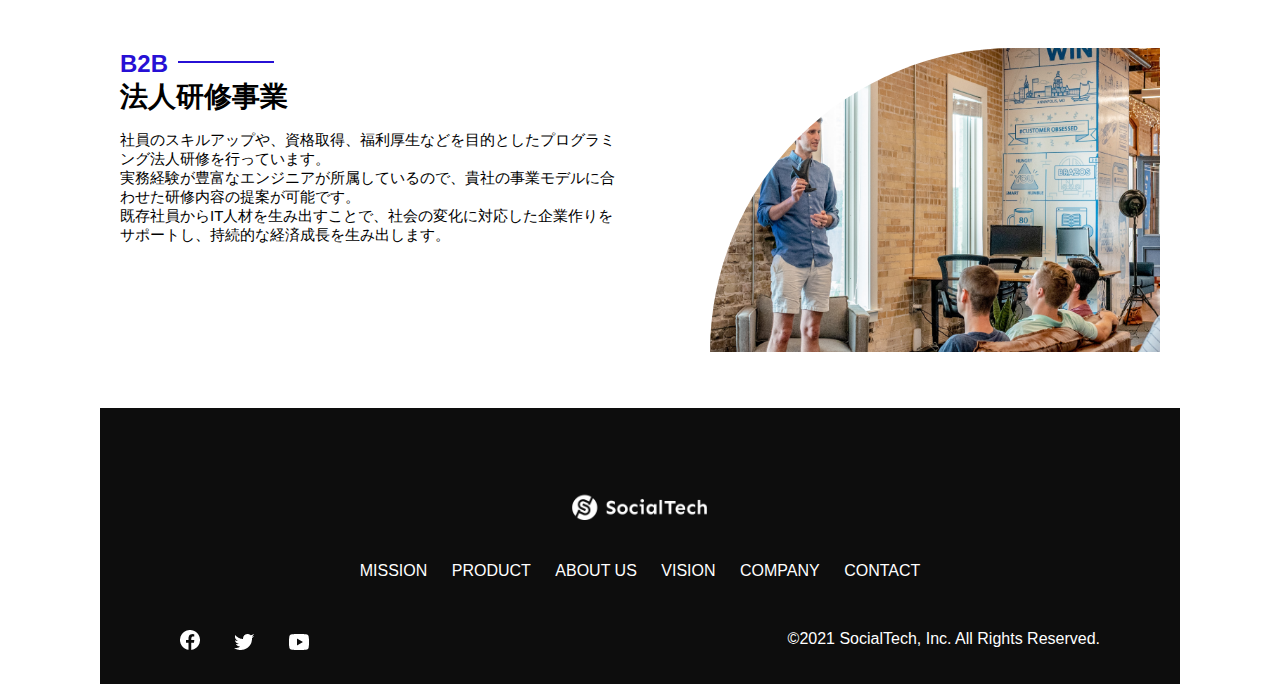
<file: kadai_tutorial_output/socialtech-kadai/product.html>
<!DOCTYPE html>
<html>
<head>
  <title>SocialTech -PRODUCT プロダクト-</title>
  <meta charset="UTF-8">
  <meta name="description" content="SocialTechの4つのプロダクトを紹介します">
  <meta name="viewport" content="width=device-width, initial-scale=1.0">
  <link rel="stylesheet" href="style.css">
</head>

<body>
  <!--ヘッダー-->
  <header>
    <!--ロゴ-->
    <a href="index.html" id="logo"><img src="images/logo.png" alt="トップページに戻る"></a>

    <!--PC用ナビゲーション-->
    <nav id="nav-pc">
      <a href="mission.html">MISSION</a>
      <a href="product.html">PRODUCT</a>
      <a href="index.html#aboutus">ABOUT US</a>
      <a href="index.html#vision">VISION</a>
      <a href="index.html#company">COMPANY</a>
      <a href="index.html#contact">CONTACT</a>
    </nav>
        <!-- スマホ用メニューボタン -->
    <img id="menu-sp" src="images/button-menu.png" alt="ナビゲーションを開く" onclick="document.getElementById('nav-sp').style.display = 'block'">
  
    <!-- スマホ用ナビゲーション -->
    <nav id="nav-sp">
      <img id="close" src="images/button-close.png" alt="ナビゲーションを閉じる" onclick="document.getElementById('nav-sp').style.display = 'none'">
      <a id="logo-sp" href="index.html" onclick="document.getElementById('nav-sp').style.display = 'none'"><img
          src="images/logo-sp.png" alt="トップページに戻る"></a>
      <a class="menu" href="mission.html" onclick="document.getElementById('nav-sp').style.display = 'none'">MISSION</a>
      <a class="menu" href="product.html" onclick="document.getElementById('nav-sp').style.display = 'none'">PRODUCT</a>
      <a class="menu" href="index.html#aboutus" onclick="document.getElementById('nav-sp').style.display = 'none'">ABOUT
        US</a>
      <a class="menu" href="index.html#vision"
        onclick="document.getElementById('nav-sp').style.display = 'none'">VISION</a>
      <a class="menu" href="index.html#company"
        onclick="document.getElementById('nav-sp').style.display = 'none'">COMPANY</a>
      <a class="menu" href="index.html#contact"
        onclick="document.getElementById('nav-sp').style.display = 'none'">CONTACT</a>
      <div id="sns">
        <a href="https://www.facebook.com/sejuku2013"><img src="images/button-facebook.png" alt="Facebookのリンク"></a>
        <a href="https://twitter.com/samuraijuku"><img src="images/button-twitter.png" alt="Twitterのリンク"></a>
        <a href="https://www.youtube.com/channel/UCCFOQO5aDK0xXam4cUQXT8g"><img src="images/button-youtube.png" alt="YouTubeのリンク"></a>
      </div>
    </nav>
  </header>
  <main>
    <article>
      <section id="product-main">
        <div id="product-title">
          <h1>PRODUCT</h1>
          <span>プロダクト</span>
          <div>TOP > PRODUCT</div>
        </div>
      </section>
      <section class="product-section1">
        <img src="images/product/product-mantoman.png" alt="PCでコードを書く男性">
        <div>
          <h2 class="product-h2">MAN TO MAN</h2>
          <h3 class="product-h3">プログラミング教育</h3>
          <p>
            2013年より日本で唯一の専属講師によるマンツーマンのプログラミングレッスンを開始。AI/人工知能コース・エンジニア転職コース・ウェブデザインコースを開設し、ICT教育全般のマンツーマン指導で誰もが生産的で働きがいのある職に付けるサポートをしています。
             私たちは、創業当初からプログラミングを教えるのみならず、人生を変える手助けがしたい。という想いを大切にしてきました。<br>ITに強くなりたい、エンジニアになりたい、アプリを作りたい。そんな方々の想いを一緒に叶えるスクールでありたい。と考えています。<br>小中高生や女性、障害者向けのプログラムも用意し、質の高いICT教育をみんなに届けることで、貧困や不平等が無くなる社会を目指します。
          </p>
        </div>
      </section>
      <section class="product-section2">
        <div>
          <h2 class="product-h2">MEDIA</h2>
          <h3 class="product-h3">プログラミング学習メディア</h3>
          <p>
            2015年より「SocialTech
             Blog」としてオウンドメディアを設立し、2020年現在月間600万PVの日本最大級のプログラミング学習サイトへと成長しました。<br>新たにYouTubeチャンネルも開設し、無料で挫折せずにプログラミングを学べることを目指して、各チャネルで学習情報をやさしく発信。<br>独学でエンジニアを目指す人には無料で良質な記事や動画コンテンツを提供し、短期間でキャリアチェンジしたい人はマンツーマンレッスンを選択できるよう、各々の要望に合わせた学習機会を創出しています。
          </p>
        </div>
        <img src="images/product/product-media.png" alt="スマートフォンを操作する人">
      </section>
      <section class="product-section1">
        <img src="images/product/product-career.png" alt="笑顔で話し合う2人の男性">
        <div>
          <h2 class="product-h2">CAREER</h2>
          <h3 class="product-h3">人材紹介事業</h3>
          <p>
            「誰もがエンジニアになれる」を叶えるため未経験からエンジニアへ転職するまでの全ての過程をサポートします。<br>エンジニア転職に特化した履歴書や職務経歴書の書き方、面接対策を行い、豊富な求人の中から最適なキャリア選択を支援。<br>転職希望者の目標に寄り添って強みやアピールポイントを整理し、転職活動を通して自身の成長を実感できるキャリア支援を行なっています。<br>
          </p>
        </div>
      </section>
      <section class="product-section2">
        <div>
          <h2 class="product-h2">B2B</h2>
          <h3 class="product-h3">法人研修事業</h3>
          <p>
            社員のスキルアップや、資格取得、福利厚生などを目的としたプログラミング法人研修を行っています。<br>実務経験が豊富なエンジニアが所属しているので、貴社の事業モデルに合わせた研修内容の提案が可能です。<br>既存社員からIT人材を生み出すことで、社会の変化に対応した企業作りをサポートし、持続的な経済成長を生み出します。
          </p>
        </div>
        <img src="images/product/product-b2b.png" alt="講演中の男性とそれを聴く人々">
      </section>
    </article>
    <footer>
      <div id="footer-logo">
        <img src="images/logo-sp.png" alt="SocialTech">
      </div>
      <div id="footer-link">
        <a href="mission.html">MISSION</a>
        <a href="product.html">PRODUCT</a>
        <a href="index.html#aboutus">ABOUT US</a>
        <a href="index.html#vision">VISION</a>
        <a href="index.html#company">COMPANY</a>
        <a href="index.html#contact">CONTACT</a>
      </div>
      <div id="sns-footer">
        <a href="https://www.facebook.com/sejuku2013"><img src="images/button-facebook.png" alt="Facebookのリンク"></a>
        <a href="https://twitter.com/samuraijuku"><img src="images/button-twitter.png" alt="Twitterのリンク"></a>
        <a href="https://www.youtube.com/channel/UCCFOQO5aDK0xXam4cUQXT8g"><img src="images/button-youtube.png" alt="YouTubeのリンク"></a>
        <span id="copyright">&copy;2021 SocialTech, Inc. All Rights Reserved. </span>
      </div>
    </footer>
  </main>
</body>
</html>
</file>
<file: html-css-kadai_013/style.css>
/* PC、スマホ共通スタイル */
body {
  font-family: "Source Sans Pro", "Hiragino Kaku Gothic ProN", Meiryo, Arial,
    sans-serif;
}

p {
  font-size: 15px;
}

#main-visual>img {
  width: 100%;
}

/*================
PC用のスタイル 
=================*/
@media screen and (min-width: 768px) {
  /* 横幅設定 */
  body {
    max-width: 1080px;
    min-width: 960px;
    margin: 0 auto 0 auto;
  }

  /* ヘッダー */
  header {
    display: flex;
    justify-content: space-between;
  }

  /* ナビゲーションのレイアウト */
  #nav-pc {
    text-align: right;
    font-size: 14px;
    padding-top: 15px;
  }

  /* ナビゲーションのリンクの装飾設定 */
  #nav-pc>a {
    text-decoration: none;
    margin-left: 20px;
  }

  #nav-pc>a:link {
    color: #0d0d0d;
  }

  #nav-pc>a:visited {
    color: #0d0d0d;
  }

  #nav-pc>a:hover {
    color: #0d0d0d;
    text-decoration: underline;
  }

  #nav-pc>a:active {
    color: #0d0d0d;
  }

  #menu-sp {
    display: none;
  }
  #nav-sp {
    display: none;
  }

}

 /*====================
  スマートフォン用のスタイル
  =====================*/
  @media screen and (max-width: 767px) {
  body {
    min-width: 375px;
    margin: 0;
  }

  /*PC用ナビゲーション非表示*/
  #nav-pc {
    display: none;
  }

  /* ハンバーガーメニュー */
  #menu-sp {
    float: right;
    padding: 0;
  }
  /*スマホ用ナビゲーション*/
  #nav-sp {
    background-color: #ce933e;
    position: absolute;
    left: 0;
    top: 0;
    height: 100%;
    width: 100%;
    display: none;
    z-index: 100;
  }
  /*×ボタン*/
  #close {
    position: absolute;
    top: 20px;
    right: 20px;
  }
  /*ナビゲーションメニュー用ロゴ*/
  #logo-sp {
    margin: 80px 0px 30px 20px;
  }
  #nav-sp > a {
    display: block;
  }
  #nav-sp > a:link {
    color: #ffffff;
  }
  #nav-sp > a:visited {
    color: #ffffff;
  }
  #nav-sp > a:hover {
    color: #ffffff;
    text-decoration: underline;
  }
  #nav-sp > a:active {
    color: #ffffff;
  }
  #nav-sp > .menu {
    text-decoration: none;
    display: block;
    margin: 0 20px;
    height: 44px;
    font-size: 16px;
    background-image: url("images/arrow.png");
    background-repeat: no-repeat;
    background-position: right top;
  }

  }
</file>
<file: kadai_tutorial_output/socialtech-kadai/style.css>
/* PC、スマホ共通スタイル */
body {
  font-family: "Source Sans Pro", "Hiragino Kaku Gothic ProN", Meiryo, Arial,
    sans-serif;
}

p {
  font-size: 15px;
}

/*================
PC用のスタイル 
=================*/
@media screen and (min-width:768px) {
/* 横幅設定 */
body {
  max-width: 1080px;
  min-width: 960px;
  margin: 0 auto 0 auto;
}

/* ヘッダー */
header {
  display: flex;
  justify-content: space-between;
}

/* ナビゲーションのレイアウト */
#nav-pc {
  text-align: right;
  font-size: 14px;
  padding-top: 15px;
}

/* ナビゲーションのリンクの装飾設定 */
#nav-pc>a {
  text-decoration: none;
  margin-left: 20px;
}

#nav-pc>a:link {
  color: #0d0d0d;
}

#nav-pc>a:visited {
  color: #0d0d0d;
}

#nav-pc>a:hover {
  color: #0d0d0d;
  text-decoration: underline;
}

#nav-pc>a:active {
  color: #0d0d0d;
}

/*スマホ用ナビを非表示*/
#nav-sp,
#menu-sp {
  display: none;
}

/* メインビジュアル*/
#main-visual {
  position: relative;
  height: 400px;
}

#main-message {
  position: absolute;
  top: 0;
  left: 0;
  background-color: #2710d5;
  color: #ffffff;
  border-radius: 0 0 476px 0;
  max-width: 620px;
  height: 100%;
  width: 100%;
  z-index: 11;
}

#main-message>h1 {
  font-size: 60px;
  font-weight: bold;
  margin: 100px 0 0 50px;
}

#main-message>p {
  font-size: 28px;
  margin: 0 0 0 50px;
}

#main-visual>img {
  max-width: 620px;
  border-radius: 476px 0 0 0;
  position: absolute;
  top: 0;
  right: 0;
  z-index: 10;
}

/* 見出し */
h2 {
  margin: 40px 0 0 0;
}

h2::after {
  content: url("images/line.png");
  margin-left: 10px;
}

h3 {
  font-size: 27px;
}

/* ミッション */
#mission {
  margin: 80px auto 80px auto;
  width: 100%;
}

#mission-flex {
  width: 100%;
  display: flex;
}

#mission-flex>div {
  width: 50%;
  margin: 20px;
}

#mission-photo {
  width: 100%;
}

#s2dgs {
  margin-top: 50px;
  width: 100%;
}


/* プロダクト */
#product {
  background-color: #fafafa;
  width: 100%;
  margin: 80px 0 80px 0;
  padding: 10px 40px 0px 40px;
}

/* 外枠 */
#product>div {
  margin-top: 40px;
  display: flex;
}

/* 左のカラム */
#product-left {
  width: 50%;
  margin-right: 20px;
}

/* 右のカラム */
#product-right {
  width: 50%;
  margin-left: 20px;
  margin-top: 80px;
}

/* 画像＋説明の枠 */
#product-left>div {
  position: relative;
  height: 480px;
  margin-right: 20px;
}

#product-right>div {
  position: relative;
  height: 480px;
  margin-left: 20px;
}

/* 画像 */
.product-photo {
  width: 100%;
}

/* 説明文の枠 */
.product-explain {
  background-color: #ffffff;
  position: absolute;
  left: 0;
  top: 280px;
  margin: 0 40px 0 40px;
  padding: 20px;
  box-shadow: 5px 5px 10px rgba(0, 0, 0, 0.05);
}

/* 説明文の英語 */
.product-explain>span {
  color: #2710d5;
  font-weight: bold;
  font-size: 16px;
  margin: 0;
}

/* 説明文の見出し */
.product-explain>h3 {
  margin: 5px 0 5px 0;
}

/* 説明文 */
.product-explain>p {
  margin: 0;
}

/* 「もっとみる」ボタン */
#product-more {
  margin: 0 auto -42px auto;
}

/* ABOUT US */
#aboutus {
  margin: 80px auto 80px auto;
}

/* 3つの組織文化と画像を入れる枠 */
#aboutus>div {
  display: flex;
}

/* 画像 */
.culture-img {
  width: 100%;
  align-self: flex-start;
}

.culture-img2 {
  margin-top: 50px;
  width: 100%;
}

/* 3つの組織文化の表 */
.culture-table {
  max-width: 500px;
  margin-right: 50px;
}

/* 番号 */
.culture-num {
  font-size: 80px;
  color: #2710d5;
  margin: 0 20px 0 0;
}

/* 組織文化英語 */
.culture-en {
  color: #2710d5;
  font-weight: bold;
  font-size: 24px;
  display: block;
}

/* 組織文化日本語 */
.culture-jp {
  font-size: 28px;
  font-weight: bold;
}

/* 説明文 */
.culture-description {
  margin: 0;
}

/* ビジョン */
#vision {
  margin: 80px auto 80px auto;
}

/* セクション内の外枠 */
#vision>div {
  width: 100%;
  display: flex;
  justify-content: space-between;
  flex-wrap: wrap;
}

/* 7つの行動指針の枠 */
.vision-box {
  width: 300px;
  height: 300px;
  margin-bottom: 30px;
  position: relative;
}

.vision-box>img {
  width: 100%;
  height: auto;
  position: absolute;
  top: 0;
  left: 0;
  z-index: 30;
}

.vision-box>span {
  position: absolute;
  top: 0;
  left: 0;
  z-index: 31;
  margin-right: 20px;
}

.vision-box>span>h4 {
  color: #2710d5;
  font-size: 19px;
  margin: 80px 0 0 0;
  Ï
}

.vision-box>span>h4::first-letter {
  font-size: 40px;
}

.vision-box>span>h5 {
  font-size: 20px;
  margin: 0 0 0 0;
}

.vision-box>span>p {
  margin: 10px 0 0 0;
}



/* 会社概要 */
#company {
  margin: 80px auto 80px auto;
}

#company-table {
  width: 100%;
}

.tableheader {
  text-align: left;
  padding: 20px;
  border-bottom-color: #2710d5;
  border-bottom-width: 1px;
  border-bottom-style: solid;
  width: 100px;
}

.tableheader-first {
  text-align: left;
  padding: 20px;
  border-bottom-color: #2710d5;
  border-bottom-width: 1px;
  border-bottom-style: solid;
  border-top-color: #2710d5;
  border-top-width: 1px;
  border-top-style: solid;
  width: 100px;
}

.cell {
  padding: 30px;
  border-bottom-color: #ececec;
  border-bottom-width: 1px;
  border-bottom-style: solid;
}

.cell-first {
  padding: 30px;
  border-bottom-color: #ececec;
  border-bottom-width: 1px;
  border-bottom-style: solid;
  border-top-color: #ececec;
  border-top-width: 1px;
  border-top-style: solid;
}

#company>iframe {
  width: 100%;
  height: 368px;
  margin-top: 40px;
}

/* お問い合わせ */
#contact {
  margin: 80px auto 80px auto;
}

/* 外枠 */
#contact>form>div {
  display: flex;
  flex-direction: row;
  flex-wrap: wrap;
  padding-bottom: 30px;
}

/* 左列の見出し */
.contact-heading {
  width: 240px;
  align-self: center;
}

/* 見出しのラベル */
.contact-label {
  font-weight: bold;
}

/* 必須 */
.contact-span {
  color: #ce2222;
  margin: 0 0 0 20px;
  font-weight: bold;
}

/* テキストボックス */
.contact-textbox {
  border-top: 0;
  border-left: 0;
  border-right: 0;
  border-bottom-width: 1px;
  border-bottom-color: #707070;
  border-bottom-style: solid;
  background-color: #fafafa;
  width: 400px;
  height: 56px;
}

/* お問い合わせ内容のテキストエリア */
.contact-textarea {
  border-top: 0;
  border-left: 0;
  border-right: 0;
  border-bottom-width: 1px;
  border-bottom-color: #707070;
  border-bottom-style: solid;
  background-color: #fafafa;
  width: 400px;
  height: 200px;
}

/* 個人情報の取り扱い */
details {
  width: 700px;
}

details>div {
  background-color: #fafafa;
  padding: 20px;
}

details>div>span {
  font-weight: bold;
}

/* フッター */
footer {
  background-color: #0d0d0d;
  text-align: center;
  padding: 80px 80px 30px 80px;
}

#footer-logo {
  margin-bottom: 30px;
}

#footer-link {
  margin-bottom: 50px;
}
#footer-link > a {
  text-decoration: none;
  margin: 10px;
}
#footer-link > a:link {
  color: #ffffff;
}
#footer-link > a:visited {
  color: #ffffff;
}
#footer-link > a:hover {
  color: #ffffff;
  text-decoration: underline;
}
#footer-link > a:active {
  color: #ffffff;
}

#sns-footer {
  text-align: left;
  width: 100%;
}

#sns-footer > a {
  margin-right: 30px;
}

#copyright {
  color: #ffffff;
  float: right;
}

/* mission.html用スタイル */
/* ミッションのメインビジュアル */
#mission-main {
  height: 496px;
  width: 100%;
  background-image: url("images/mission/mission-main.png");
  background-repeat: no-repeat;
  background-position-y: center;
}
#mission-title {
  background-color: #2710d5;
  width: 268px;
  color: #ffffff;
  height: 496px;
  border-radius: 0 248px 248px 0;
  position: relative;
}
#mission-title > h1 {
  position: absolute;
  top: 0;
  left: 100px;
  font-size: 80px;
}
#mission-title > span {
  position: absolute;
  top: 200px;
  left: 100px;
  font-size: 26px;
}
#mission-title > div {
  position: absolute;
  top: 350px;
  left: 100px;
  font-size: 16px;
}

#mission-s2dgs {
  width: 100%;
  margin: 20px;
}
.mission-h2 {
  color: #2710d5;
  font-size: 40px;
}
.mission-h2::after {
  content: none;
}

#mission-5goals {
  margin: 20px;
  display: flex;
}
#mission-5goals > div {
  flex-grow: 1;
  padding: 20px;
}

#mission-5goals > div div {
  margin-bottom: 40px;
}
.fivegoals-image-right {
  float: right;
  margin: 20px;
}
.five-goals-image-left {
  float: left;
  margin: 20px;
}
.fivegoals-number {
  color: #2710d5;
  font-size: 48px;
  margin: 0;
}
.fivegoals-h3 {
  font-size: 28px;
  margin: 0;
}
.fivegoals-p {
  margin: 0;
}

/* プロダクトページ */
#product-main {
  height: 496px;
  width: 100%;
  background-image: url("images/product/product-main.png");
  background-repeat: no-repeat;
  background-position-y: center;
}
#product-title {
  background-color: #2710d5;
  width: 368px;
  color: #ffffff;
  height: 496px;
  border-radius: 0 248px 248px 0;
  position: relative;
}
#product-title > h1 {
  position: absolute;
  top: 0;
  left: 100px;
  font-size: 80px;
}
#product-title > span {
  position: absolute;
  top: 200px;
  left: 100px;
  font-size: 26px;
}
#product-title > div {
  position: absolute;
  top: 350px;
  left: 100px;
  font-size: 16px;
}

/* セクション1 */
.product-section1 {
  position: relative;
  margin: 20px;
  height: 340px;
}
.product-section1 > img {
  position: absolute;
  top: 0;
  left: 0;
  width: 450px;
  margin: 0 40px 30px 0;
  border-radius: 0 442px 0 0;
}
.product-section1 > div {
  position: absolute;
  top: 0;
  left: 480px;
}

/* セクション2 */
.product-section2 {
  position: relative;
  margin: 20px;
  height: 340px;
}
.product-section2 img {
  position: absolute;
  top: 0;
  right: 0;
  width: 450px;
  margin: 0 0 30px 40px;
  border-radius: 432px 0 0 0;
}
.product-section2 > div {
  width: 500px;
  position: absolute;
  top: 0;
  left: 0;
}
.product-h2 {
  color: #2710d5;
  font-size: 24px;
  margin: 0;
}
.product-h3 {
  font-size: 28px;
  margin: 0;
}

}

/*====================
  スマートフォン用のスタイル
  =====================*/
@media screen and (max-width: 767px) {
  body {
    min-width: 375px;
    margin: 0;
  }
  
/* PC用ナビゲーション非表示 */
  #nav-pc {
     display: none;
  }
  
/* ハンバーガーメニュー */
  #menu-sp {
    float: right;
    padding: 0;
  }
  
/* スマホ用ナビゲーションの表示切替 */
/* 初期状態、レイアウトと非表示設定 */
  #nav-sp {
    background-color: #2710d5;
    position: absolute;
    left: 0;
    top: 0;
    height: 100%;
    width: 100%;
    display: none;
    z-index: 100;
    }
  
 /* ×ボタン */
   #close {
    position: absolute;
    top: 20px;
    right: 20px;
    }
   
 /* ナビゲーションメニュー用ロゴ */
   #logo-sp {
    margin: 80px 0 30px 20px;
   }

/*ナビゲーションのリンクの装飾設定*/

   #nav-sp > a {
    display: block;
   }
   #nav-sp > a:link {
    color: #ffffff;
   }
   #nav-sp > a:visited {
    color: #ffffff;
   }
   #nav-sp > a:hover {
    color: #ffffff;
    text-decoration: underline;
   }
   #nav-sp > a:active {
    color: #ffffff;
   }
   #nav-sp > .menu {
    text-decoration: none;
    display: block;
    margin: 0 20px 0 20px;
    height: 44px;
    font-size: 16px;
    background-image: url("images/arrow.png");
    background-repeat: no-repeat;
    background-position: right top;
   }
   #sns {
    position: absolute;
    bottom: 20px;
    left: 20px;
   }
   #sns a {
    margin-right: 30px;
   }

  /* メインビジュアル */
  #main-visual {
    position: relative;
    height: 470px;
    width: 100%;
    overflow: hidden;
  }
  #main-visual > div {
    position: absolute;
    top: 0;
    left: 0;
    background-color: #2710d5;
    color: white;
    border-radius: 0 0 476px 0;
    text-align: center;
    height: 280px;
    width: 100%;
    z-index: 11;
  }
  #main-visual > div > h1 {
    font-size: 28px;
    margin: 90px 0 0 0;
  }
  #main-visual > div > p {
    margin: 0;
  }
  #main-visual > img {
    width: 100%;
    border-radius: 476px 0 0 0;
    z-index: 10;
    position: absolute;
    bottom: 0;
    right: 0;
  }
  /* 見出し */
  h2::after {
    content: url("images/line.png");
    margin-left: 10px;
  }
  h3 {
    font-size: 24px;
    margin: 10px 0 0 0;
  }

  /* ミッション */
  #mission {
    margin: 20px;
  }
  #mission-photo {
    width: 100%;
  }
  #s2dgs {
    width: 100%;
  }
  /* プロダクト */
  #product {
    background-color: #fafafa;
    padding-top: 10px;
  }
  #product h2 {
    margin-left: 20px;
  }
  /* 外枠 */
  /* 左右のカラム　スマホでは縦並び */
  #product-left,
  #product-right {
    margin-right: 20px;
    margin-left: 20px;
  }
  /* 画像と説明の枠 */
  #product-left > div,
  #product-right > div {
    position: relative;
    height: 540px;
  }
 /* 説明文の枠 */
  .product-explain {
    background-color: #ffffff;
    position: absolute;
    left: 0;
    bottom: 50px;
    padding: 20px;
    box-shadow: 5px 5px 10px rgba(0,0,0,0.05);
  }
  
  .product-explain > span {
    color: #2710d5;
    font-weight: bold;
    font-size: 16px;
    margin: 0px;
  }
  .product-explain > h3 {
    margin: 10px 0 10px 0;
  }
  /* 画像 */
  .product-photo {
    width: 100%;
  }
  #product-more > img {
    margin: 0 0 -42px 20px;
  }
  /* ABOUT US */
  #aboutus {
    margin: 80px 20px 80px 20px;
  }
  #aboutus > div {
    display: flex;
    flex-direction: column;
  }
  .culture-table {
    width: 100%;
    padding-right: 20px;
    order: 2;
  }
  .culture-img {
    width: 100%;
    order: 1;
  }
  .culture-img2 {
    width: 100%;
  }
  .culture-num {
    font-size: 80px;
    color: #2710d5;
  }
  .culture-en {
    color: #2710d5;
    font-weight: bold;
    font-size: 24px;
    display: block;
  }
  .culture-description {
    margin: 0;
  }
  /* ビジョン */
  #vision {
    margin: 80px 20px 80px 20px;
  }
  .vision-box {
    width: 300px;
    height: 300px;
    margin-bottom: 30px;
    position: relative;
  }
  .vision-box > img {
    width: 100%;
    height: auto;
    position: absolute;
    top: 0;
    left: 0;
    z-index: 30;
  }
  .vision-box > span {
    position: absolute;
    top: 0;
    left: 0;
    z-index: 31;
    margin-right: 20px;
  }
  .vision-box > span > h4 {
    color: #2710d5;
    font-size: 19px;
    margin: 60px 0 0 0;
  }
  .vision-box > span > h5 {
    font-size: 20px;
    margin: 0 0 0 0;
  }
  .vision-box > span > p {
    margin: 10px 0 0 0;
  }

  /* 会社概要 */
  #company {
    margin: 0 20px 0 20px;
  }
  #company > h3 {
    margin-bottom: 20px;
  }
  #company > table {
    width: 100%;
  }
  .tebleheader-first {
    text-align: left;
    padding: 20px;
    border-bottom-color: #2710d5;
    border-bottom-width: 1px;
    border-bottom-style: solid;
    border-top-color: #2710d5;
    border-top-width: 1px;
    border-top-style: solid;
    width: 50px;
  }
  .tableheader {
    text-align: left;
    padding: 20px;
    border-bottom-color: #2710d5;
    border-bottom-width: 1px;
    border-bottom-style: solid;
    width: 50px;
  }
  .cell {
    padding: 20px;
    border-bottom-color: #ececec;
    border-bottom-width: 1px;
    border-bottom-style: solid;
  }
  .cell-first {
    padding: 20px;
    border-bottom-color: #ececec;
    border-bottom-width: 1px;
    border-bottom-style: solid;
    border-top-color: #ececec;
    border-top-width: 1px;
    border-top-style: solid;
  }
  #company > iframe {
    width: 100%;
    height: 240px;
    margin: 40px 0 0 0;
  }

  /* お問い合わせ */
  #contact {
    margin: 80px 20px 80px 20px;
  }
  #contact >h3 {
    margin-bottom: 20px;
  }
  #contct > form > div {
    margin-bottom: 20px;
  }
  .contact-heading {
    margin-bottom: 20px;
  }
  /* ラベル */
  .contact-label {
    font-weight: bold;
  }
  /* 必須 */
  .contact-span {
    color: #ce2222;
    margin: 0 0 0 20px;
    font-weight: bold;
  }
  .contact-textbox {
    height: 56px;
    border-top: 0;
    border-left: 0;
    border-right: 0;
    background-color: #fafafa;
    border-bottom-color: #707070;
    border-bottom-width: 1px;
    border-style: solid;
    min-width: 300px;
    width: 100%;
  }
  .contact-textarea {
    height: 150px;
    border-top: 0;
    border-left: 0;
    border-right: 0;
    background-color: #fafafa;
    width: 100%;
  }
  .radiobuttton {
    margin-bottom: 20px;
  }
  .radiobutton + label::after {
    content: "\A";
    white-space: pre;
  }

  /* フッター */
  footer {
    background-color: #0d0d0d;
    padding: 30px 20px 50px 20px;
  }
  #footer-logo {
    margin-bottom: 30px;
  }
  #footer-link {
    margin-bottom: 50px;
  }
  #footer-link > a {
    text-decoration: none;
    margin: 0 20px 30px 0;
    display: block;
    background-image: url("images/arrow.png");
    background-repeat: no-repeat;
    background-position: right top;
  }
  #footer-link > a:link {
    color: #ffffff;
  }
  #footer-link > a:visited {
    color: #ffffff;
  }
  #footer-link > a:hover {
    color: #ffffff;
    text-decoration: underline;
  }
  #footer-link > a:active {
    color: #ffffff;
  }

  #sns-footer > a {
    margin-right: 30px;
  }

  #copyright {
    font-size: 12px;
    display: block;
    margin-top: 30px;
    color: #ffffff;
  }
/* mission.html用スタイル */
/* ミッションのメインビジュアル */
#mission-main {
  height: 256px;
  width: 100%;
  background-image: url("images/mission/mission-main.png");
  background-repeat: no-repeat;
  background-position-y: center;
  background-size: auto 208px;
}
#mission-title {
  background-color: #2710d5;
  width: 136px;
  color: #ffffff;
  height: 256px;
  border-radius: 0 248px 248px 0;
  position: relative;
}
#mission-title > h1 {
  position: absolute;
  top: 0;
  left: 20px;
  font-size: 40px;
}
#mission-title > span {
  position: absolute;
  top: 110px;
  left: 20px;
  font-size: 18px;
}
#mission-title > div {
  position: absolute;
  top: 180px;
  left: 20px;
  font-size: 13px;
}
/* ミッションページS2DGSの設定 */
#mission-s2dgs {
  margin: 20px;
}
.mission-h2 {
  color: #2710d5;
  font-size: 38px;
  margin: 0px;
}
.mission-h2::after {
  content: none;
}
#mission-s2dgs > img {
  width: 100%;
}

/* ミッションページ5Goalsの設定 */
#mission-5goals {
  margin: 20px;
}

#mission-5goals > div > div {
  margin-bottom: 40px;
}
#s2dgs-image {
  width: 100%;
}
.fivegoals-image-right {
  margin: 20px auto 20px auto;
  display: block;
}
.fivegoals-image-left {
  margin: 20px auto 20px auto;
  display: block;
}
.fivegoals-number {
  color: #2710d5;
  font-size: 48px;
  margin: 0;
}
.fivegoals-h3 {
  font-size: 28px;
  margin: 0;
}
.fivegoals-p {
  margin: 0;
}

/* プロダクトページ */
#product-main {
  height: 256px;
  width: 100%;
  background-image: url("images/product/product-main.png");
  background-repeat: no-repeat;
  background-position-y: center;
  background-size: auto 208px;
}
#product-title {
  background-color: #2710d5;
  width: 136px;
  color: #ffffff;
  height: 256px;
  border-radius: 0 248px 248px 0;
  position: relative;
}
#product-title > h1 {
  position: absolute;
  top: 0;
  left: 20px;
  font-size: 40px;
}
#product-title > span {
  position: absolute;
  top: 110px;
  left: 20px;
  font-size: 18px;
}
#product-title > div {
  position: absolute;
  top: 180px;
  left: 20px;
  font-size: 13px;
}
.product-section1 {
  margin: 20px;
}
.product-section1 > img {
  width: 100%;
  border-radius: 0 300px 0 0;
}
.product-section2 {
  margin: 20px;
  display: flex;
  flex-direction: column;
}
.product-section2 > img {
  order: 1;
  width: 100%;
  border-radius: 300px 0 0 0;
}
.product-section2 > div {
  order: 2;
}
.product-h2 {
  color: #2710d5;
  font-size: 24px;
  margin: 0;
}
.product-h3 {
  font-size: 28px;
  margin: 0;
}

  }
</file>
